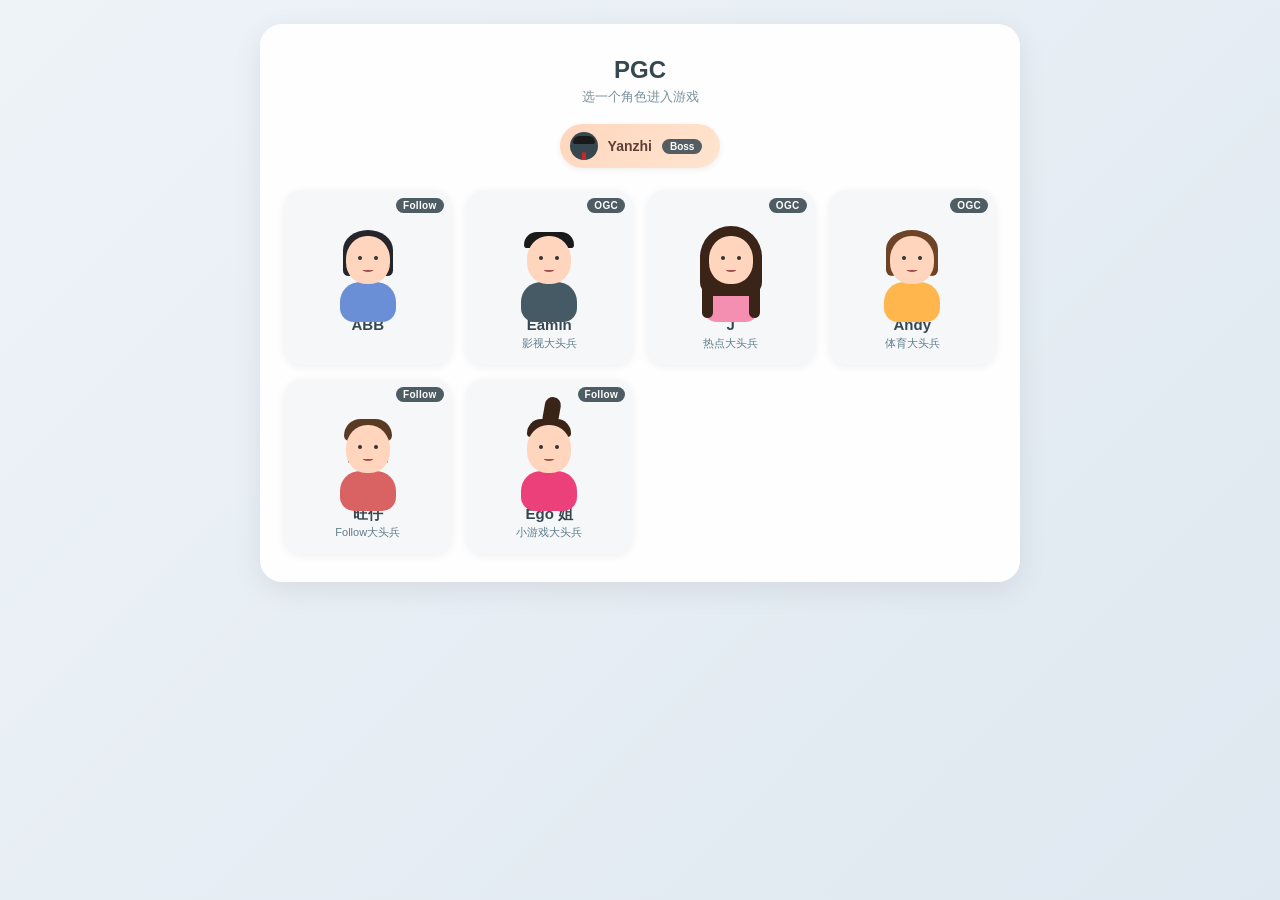
<file: index.html>
<!DOCTYPE html>
<html lang="zh">
  <head>
    <meta charset="UTF-8" />
    <meta name="viewport" content="width=device-width, initial-scale=1.0" />
    <title>PGC · 角色选择</title>
    <style>
      * {
        box-sizing: border-box;
      }

      body {
        margin: 0;
        padding: 24px;
        min-height: 100vh;
        background: linear-gradient(135deg, #eef3f8, #dfe8f0);
        font-family: -apple-system, BlinkMacSystemFont, "PingFang SC",
          "Microsoft YaHei", sans-serif;
        color: #37474f;
      }

      .container {
        max-width: 760px;
        margin: 0 auto;
        background: rgba(255, 255, 255, 0.95);
        border-radius: 22px;
        padding: 32px 24px 28px;
        box-shadow: 0 8px 30px rgba(0, 0, 0, 0.08);
      }

      h1 {
        text-align: center;
        margin: 0 0 4px;
        font-size: 24px;
        color: #37474f;
      }

      .subtitle {
        text-align: center;
        color: #78909c;
        font-size: 13px;
        margin-bottom: 18px;
      }

      /* === Yanzhi 老板条 === */
      .boss {
        display: flex;
        justify-content: center;
        margin-bottom: 22px;
      }

      .boss-card {
        display: inline-flex;
        align-items: center;
        gap: 10px;
        padding: 8px 18px 8px 10px;
        border-radius: 999px;
        background: linear-gradient(135deg, #ffd6bd, #ffe5d0);
        color: #5d4037;
        font-weight: 700;
        font-size: 14px;
        text-decoration: none;
        box-shadow: 0 2px 6px rgba(0, 0, 0, 0.06);
        transition: transform 0.2s, box-shadow 0.2s;
        cursor: pointer;
      }

      .boss-card:hover {
        transform: translateY(-2px);
        box-shadow: 0 6px 14px rgba(0, 0, 0, 0.12);
      }

      .boss-card .avatar {
        width: 28px;
        height: 28px;
        border-radius: 50%;
        position: relative;
        overflow: hidden;
        background: #37474f;
      }

      .boss-card .avatar::before {
        content: "";
        position: absolute;
        width: 22px;
        height: 8px;
        background: #1a1a1a;
        border-radius: 11px 11px 3px 3px;
        top: 4px;
        left: 50%;
        transform: translateX(-50%);
      }

      .boss-card .avatar::after {
        content: "";
        position: absolute;
        width: 4px;
        height: 10px;
        background: #c62828;
        border-radius: 2px;
        bottom: -2px;
        left: 50%;
        transform: translateX(-50%);
      }

      .boss-card .badge {
        background: rgba(55, 71, 79, 0.85);
        color: #fff;
        font-size: 10px;
        font-weight: 600;
        padding: 2px 8px;
        border-radius: 999px;
      }

      /* === 角色网格 === */
      .chars {
        display: grid;
        grid-template-columns: repeat(auto-fit, minmax(150px, 1fr));
        gap: 14px;
        max-width: 720px;
        margin: 0 auto;
      }

      .char-card {
        position: relative;
        display: flex;
        flex-direction: column;
        align-items: center;
        padding: 16px 10px 14px;
        border-radius: 18px;
        background: #f5f7f9;
        text-decoration: none;
        color: #37474f;
        box-shadow: 0 2px 8px rgba(0, 0, 0, 0.06);
        transition: transform 0.2s, box-shadow 0.2s, background 0.2s;
        cursor: pointer;
        -webkit-tap-highlight-color: transparent;
      }

      .char-card:hover {
        transform: translateY(-3px);
        box-shadow: 0 8px 18px rgba(0, 0, 0, 0.12);
        background: #ffffff;
      }

      .char-card:active {
        transform: translateY(-1px) scale(0.98);
      }

      .team-tag {
        position: absolute;
        top: 8px;
        right: 8px;
        background: rgba(55, 71, 79, 0.88);
        color: #fff;
        font-size: 10px;
        font-weight: 700;
        padding: 2px 7px;
        border-radius: 999px;
        letter-spacing: 0.3px;
      }

      .char-svg {
        width: 80px;
        height: 96px;
        margin: 6px auto 8px;
        position: relative;
      }

      .char-name {
        font-size: 15px;
        font-weight: 700;
        line-height: 1.2;
      }

      .char-role {
        font-size: 11px;
        color: #607d8b;
        font-weight: 500;
        margin-top: 2px;
        min-height: 14px;
      }

      /* === Mini 角色（与原版同款 div 拼法） === */
      .mini {
        position: absolute;
        inset: 0;
      }

      .mini .m-hair {
        position: absolute;
        z-index: 3;
      }
      .mini .m-face {
        position: absolute;
        width: 44px;
        height: 48px;
        background: #ffd6bd;
        border-radius: 48% 48% 45% 45%;
        left: 50%;
        top: 24px;
        transform: translateX(-50%);
        z-index: 4;
      }
      .mini .m-eye {
        position: absolute;
        width: 4px;
        height: 4px;
        background: #333;
        border-radius: 50%;
        top: 44px;
        z-index: 5;
      }
      .mini .m-eye.left {
        left: calc(50% - 10px);
      }
      .mini .m-eye.right {
        right: calc(50% - 10px);
      }
      .mini .m-mouth {
        position: absolute;
        width: 11px;
        height: 5px;
        border-bottom: 2px solid #a34c4c;
        border-radius: 0 0 50% 50%;
        left: 50%;
        top: 55px;
        transform: translateX(-50%);
        z-index: 5;
      }
      .mini .m-body {
        position: absolute;
        width: 56px;
        height: 40px;
        border-radius: 20px 20px 14px 14px;
        left: 50%;
        top: 70px;
        transform: translateX(-50%);
        z-index: 2;
      }

      /* ABB */
      .mini.abb .m-hair {
        width: 50px;
        height: 40px;
        background: #25252b;
        border-radius: 50% 50% 14px 14px;
        top: 18px;
        left: 50%;
        transform: translateX(-50%);
      }
      .mini.abb .m-hair::before,
      .mini.abb .m-hair::after {
        content: "";
        position: absolute;
        width: 11px;
        height: 20px;
        background: #25252b;
        bottom: -6px;
        border-radius: 0 0 8px 8px;
      }
      .mini.abb .m-hair::before {
        left: 0;
      }
      .mini.abb .m-hair::after {
        right: 0;
      }
      .mini.abb .m-body {
        background: #6b8fd6;
      }

      /* Eamin */
      .mini.eamin .m-hair {
        width: 50px;
        height: 16px;
        background: #1a1a1a;
        border-radius: 25px 25px 6px 6px;
        top: 20px;
        left: 50%;
        transform: translateX(-50%);
      }
      .mini.eamin .m-body {
        background: #455a64;
      }

      /* J */
      .mini.j .m-hair {
        width: 62px;
        height: 70px;
        background: #3a2418;
        border-radius: 31px 31px 14px 14px;
        top: 14px;
        left: 50%;
        transform: translateX(-50%);
      }
      .mini.j .m-hair::before,
      .mini.j .m-hair::after {
        content: "";
        position: absolute;
        width: 11px;
        height: 38px;
        background: #3a2418;
        bottom: -22px;
        border-radius: 0 0 10px 10px;
      }
      .mini.j .m-hair::before {
        left: 2px;
      }
      .mini.j .m-hair::after {
        right: 2px;
      }
      .mini.j .m-body {
        background: #f48fb1;
      }

      /* Andy */
      .mini.andy .m-hair {
        width: 52px;
        height: 38px;
        background: #6e4426;
        border-radius: 50% 50% 14px 14px;
        top: 18px;
        left: 50%;
        transform: translateX(-50%);
      }
      .mini.andy .m-hair::before,
      .mini.andy .m-hair::after {
        content: "";
        position: absolute;
        width: 12px;
        height: 22px;
        background: #6e4426;
        bottom: -8px;
        border-radius: 0 0 8px 8px;
      }
      .mini.andy .m-hair::before {
        left: 0;
      }
      .mini.andy .m-hair::after {
        right: 0;
      }
      .mini.andy .m-body {
        background: #ffb74d;
      }

      /* 旺仔（Follow大头兵）*/
      .mini.wangzai .m-hair {
        width: 48px;
        height: 22px;
        background: #5a3a22;
        border-radius: 24px 24px 8px 8px;
        top: 18px;
        left: 50%;
        transform: translateX(-50%);
        z-index: 3;
      }
      .mini.wangzai .m-hair::before {
        content: "";
        position: absolute;
        width: 4px;
        height: 22px;
        background: #5a3a22;
        bottom: -22px;
        left: 4px;
        border-radius: 0 0 4px 4px;
        z-index: 3;
      }
      .mini.wangzai .m-hair::after {
        content: "";
        position: absolute;
        width: 4px;
        height: 22px;
        background: #5a3a22;
        bottom: -22px;
        right: 4px;
        border-radius: 0 0 4px 4px;
        z-index: 3;
      }
      .mini.wangzai .m-body {
        background: #d96363;
      }

      /* Yanzhi（中年男人）*/
      .mini.yanzhi .m-hair {
        width: 50px;
        height: 12px;
        background: #1a1a1a;
        border-radius: 25px 25px 4px 4px;
        top: 20px;
        left: 50%;
        transform: translateX(-50%);
      }
      .mini.yanzhi .m-hair::before {
        content: "";
        position: absolute;
        width: 32px;
        height: 4px;
        background: #5a5a5a;
        border-radius: 2px;
        top: 0;
        left: 50%;
        transform: translateX(-50%);
      }
      .mini.yanzhi .m-body {
        background: #37474f;
        width: 60px;
        height: 42px;
      }
      .mini.yanzhi .m-body::before {
        content: "";
        position: absolute;
        width: 5px;
        height: 16px;
        background: #c62828;
        border-radius: 2px;
        top: 0;
        left: 50%;
        transform: translateX(-50%);
      }

      /* Ego 姐（年轻马尾女生）*/
      .mini.ego .m-hair {
        width: 44px;
        height: 18px;
        background: #3a2418;
        border-radius: 22px 22px 6px 6px;
        top: 18px;
        left: 50%;
        transform: translateX(-50%);
      }
      .mini.ego .m-hair::before {
        content: "";
        position: absolute;
        width: 16px;
        height: 26px;
        background: #3a2418;
        border-radius: 8px 8px 4px 4px;
        top: -22px;
        left: 56%;
        transform: translateX(-50%) rotate(10deg);
      }
      .mini.ego .m-body {
        background: #ec407a;
      }

      /* === 移动端 === */
      @media (max-width: 480px) {
        body {
          padding: 14px;
        }
        .container {
          padding: 22px 16px 20px;
        }
        h1 {
          font-size: 22px;
        }
        .chars {
          grid-template-columns: repeat(2, 1fr);
          gap: 10px;
        }
        .char-card {
          padding: 14px 6px 12px;
        }
        .char-svg {
          width: 70px;
          height: 86px;
        }
        .char-name {
          font-size: 14px;
        }
        .team-tag {
          font-size: 9px;
          padding: 2px 6px;
        }
      }
    </style>
  </head>
  <body>
    <div class="container">
      <h1>PGC</h1>
      <div class="subtitle">选一个角色进入游戏</div>

      <div class="boss">
        <a class="boss-card" href="Follow/yanzhi.html">
          <span class="avatar"></span>
          Yanzhi
          <span class="badge">Boss</span>
        </a>
      </div>

      <div class="chars">
        <!-- ABB → Follow -->
        <a class="char-card" href="Follow/test.html">
          <span class="team-tag">Follow</span>
          <div class="char-svg">
            <div class="mini abb">
              <div class="m-hair"></div>
              <div class="m-face"></div>
              <div class="m-eye left"></div>
              <div class="m-eye right"></div>
              <div class="m-mouth"></div>
              <div class="m-body"></div>
            </div>
          </div>
          <div class="char-name">ABB</div>
          <div class="char-role">&nbsp;</div>
        </a>

        <!-- Eamin → OGC -->
        <a class="char-card" href="OGC/index.html">
          <span class="team-tag">OGC</span>
          <div class="char-svg">
            <div class="mini eamin">
              <div class="m-hair"></div>
              <div class="m-face"></div>
              <div class="m-eye left"></div>
              <div class="m-eye right"></div>
              <div class="m-mouth"></div>
              <div class="m-body"></div>
            </div>
          </div>
          <div class="char-name">Eamin</div>
          <div class="char-role">影视大头兵</div>
        </a>

        <!-- J → OGC -->
        <a class="char-card" href="OGC/index.html">
          <span class="team-tag">OGC</span>
          <div class="char-svg">
            <div class="mini j">
              <div class="m-hair"></div>
              <div class="m-face"></div>
              <div class="m-eye left"></div>
              <div class="m-eye right"></div>
              <div class="m-mouth"></div>
              <div class="m-body"></div>
            </div>
          </div>
          <div class="char-name">J</div>
          <div class="char-role">热点大头兵</div>
        </a>

        <!-- Andy → OGC -->
        <a class="char-card" href="OGC/index.html">
          <span class="team-tag">OGC</span>
          <div class="char-svg">
            <div class="mini andy">
              <div class="m-hair"></div>
              <div class="m-face"></div>
              <div class="m-eye left"></div>
              <div class="m-eye right"></div>
              <div class="m-mouth"></div>
              <div class="m-body"></div>
            </div>
          </div>
          <div class="char-name">Andy</div>
          <div class="char-role">体育大头兵</div>
        </a>

        <!-- 旺仔 → Follow 号外小游戏 -->
        <a class="char-card" href="Follow/wangzai.html">
          <span class="team-tag">Follow</span>
          <div class="char-svg">
            <div class="mini wangzai">
              <div class="m-hair"></div>
              <div class="m-face"></div>
              <div class="m-eye left"></div>
              <div class="m-eye right"></div>
              <div class="m-mouth"></div>
              <div class="m-body"></div>
            </div>
          </div>
          <div class="char-name">旺仔</div>
          <div class="char-role">Follow大头兵</div>
        </a>

        <!-- Ego 姐 → Follow 小游戏 -->
        <a class="char-card" href="Follow/ego.html">
          <span class="team-tag">Follow</span>
          <div class="char-svg">
            <div class="mini ego">
              <div class="m-hair"></div>
              <div class="m-face"></div>
              <div class="m-eye left"></div>
              <div class="m-eye right"></div>
              <div class="m-mouth"></div>
              <div class="m-body"></div>
            </div>
          </div>
          <div class="char-name">Ego 姐</div>
          <div class="char-role">小游戏大头兵</div>
        </a>
      </div>
    </div>
  </body>
</html>
</file>
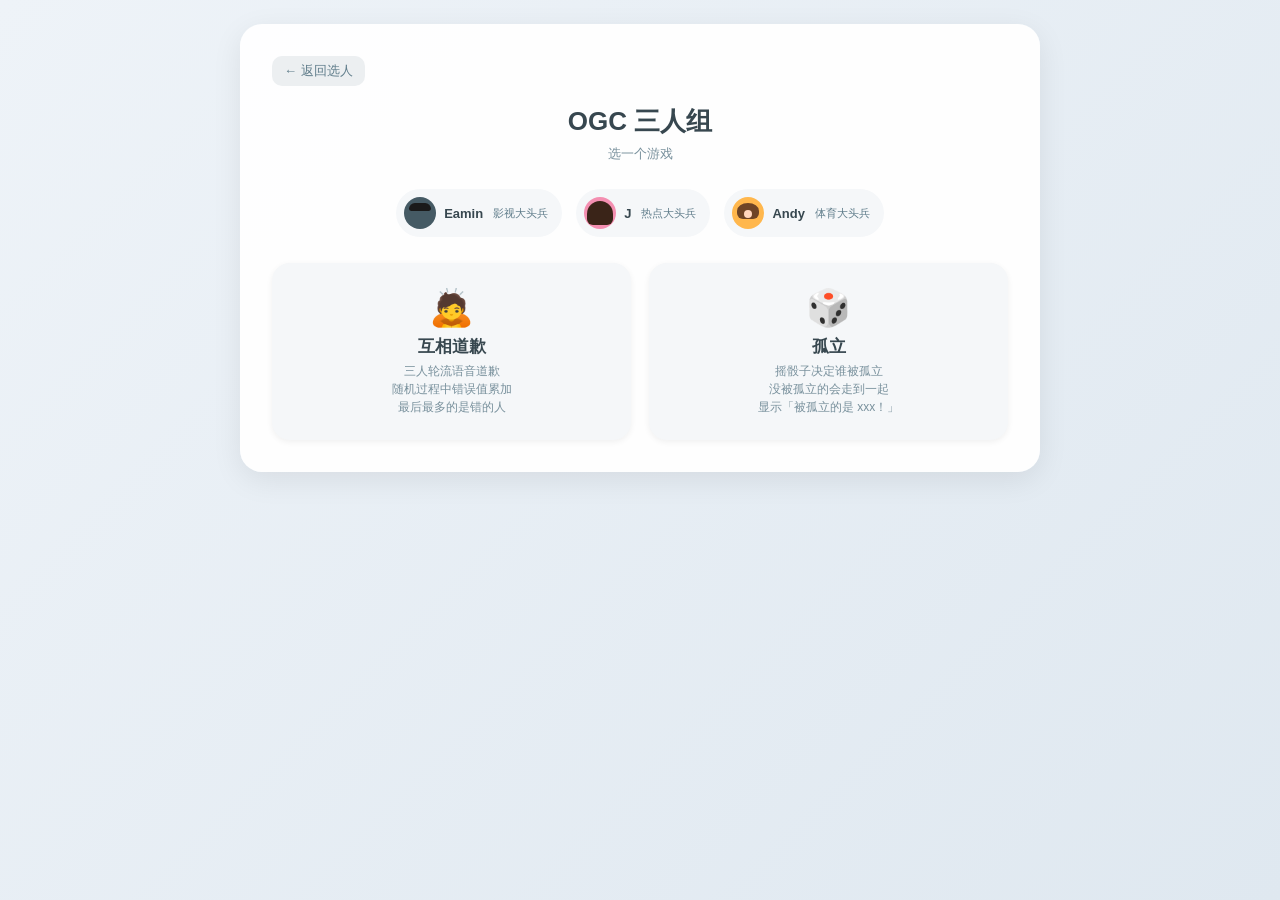
<file: OGC/index.html>
<!DOCTYPE html>
<html lang="zh">
  <head>
    <meta charset="UTF-8" />
    <meta name="viewport" content="width=device-width, initial-scale=1.0" />
    <title>OGC · 游戏选择</title>
    <style>
      * {
        box-sizing: border-box;
      }

      body {
        margin: 0;
        padding: 24px;
        min-height: 100vh;
        background: linear-gradient(135deg, #eef3f8, #dfe8f0);
        font-family: -apple-system, BlinkMacSystemFont, "PingFang SC",
          "Microsoft YaHei", sans-serif;
        color: #37474f;
      }

      .container {
        max-width: 800px;
        margin: 0 auto;
        background: rgba(255, 255, 255, 0.95);
        border-radius: 22px;
        padding: 32px;
        box-shadow: 0 8px 30px rgba(0, 0, 0, 0.08);
      }

      .topbar {
        display: flex;
        justify-content: space-between;
        align-items: center;
        margin-bottom: 18px;
      }

      .back {
        text-decoration: none;
        color: #607d8b;
        font-size: 13px;
        padding: 6px 12px;
        border-radius: 10px;
        background: #eceff1;
        transition: background 0.15s;
      }
      .back:hover {
        background: #cfd8dc;
      }

      h1 {
        text-align: center;
        margin: 0 0 6px;
        font-size: 26px;
        color: #37474f;
      }

      .subtitle {
        text-align: center;
        color: #78909c;
        font-size: 13px;
        margin-bottom: 26px;
      }

      .members {
        display: flex;
        justify-content: center;
        gap: 14px;
        margin-bottom: 26px;
      }

      .member {
        display: flex;
        align-items: center;
        gap: 8px;
        padding: 8px 14px 8px 8px;
        background: #f5f7f9;
        border-radius: 28px;
        font-size: 13px;
        font-weight: 600;
      }

      .member .avatar {
        width: 32px;
        height: 32px;
        border-radius: 50%;
        position: relative;
        overflow: hidden;
      }

      .member .role {
        font-size: 11px;
        color: #607d8b;
        font-weight: 500;
        margin-left: 2px;
      }

      .games {
        display: grid;
        grid-template-columns: 1fr 1fr;
        gap: 18px;
      }

      .game-tile {
        background: #f5f7f9;
        border-radius: 18px;
        padding: 24px 18px;
        text-align: center;
        text-decoration: none;
        color: #37474f;
        font-weight: 600;
        box-shadow: 0 2px 6px rgba(0, 0, 0, 0.06);
        transition: transform 0.2s, box-shadow 0.2s;
        cursor: pointer;
      }

      .game-tile:hover {
        transform: translateY(-3px);
        box-shadow: 0 6px 16px rgba(0, 0, 0, 0.14);
      }

      .game-tile .icon {
        font-size: 36px;
        margin-bottom: 6px;
      }

      .game-tile .title {
        font-size: 17px;
        margin-bottom: 4px;
      }

      .game-tile .desc {
        font-size: 12px;
        color: #78909c;
        font-weight: 400;
        line-height: 1.5;
      }

      /* mini avatar 复用 index.html 的配色 */
      .av-eamin {
        background: #455a64;
      }
      .av-eamin::after {
        content: "";
        position: absolute;
        width: 22px;
        height: 8px;
        background: #1a1a1a;
        border-radius: 11px 11px 4px 4px;
        top: 6px;
        left: 50%;
        transform: translateX(-50%);
      }

      .av-j {
        background: #f48fb1;
      }
      .av-j::after {
        content: "";
        position: absolute;
        width: 26px;
        height: 24px;
        background: #3a2418;
        border-radius: 13px 13px 6px 6px;
        top: 4px;
        left: 50%;
        transform: translateX(-50%);
      }

      .av-andy {
        background: #ffb74d;
      }
      .av-andy::after {
        content: "";
        position: absolute;
        width: 22px;
        height: 16px;
        background: #6e4426;
        border-radius: 50% 50% 6px 6px;
        top: 6px;
        left: 50%;
        transform: translateX(-50%);
      }

      .av-andy::before {
        content: "";
        position: absolute;
        width: 8px;
        height: 8px;
        background: #ffd6bd;
        border-radius: 50%;
        top: 13px;
        left: 50%;
        transform: translateX(-50%);
        z-index: 1;
      }

      @media (max-width: 600px) {
        body {
          padding: 12px;
        }
        .container {
          padding: 18px;
        }
        h1 {
          font-size: 20px;
        }
        .games {
          grid-template-columns: 1fr;
        }
      }
    </style>
  </head>
  <body>
    <div class="container">
      <div class="topbar">
        <a class="back" href="../index.html">← 返回选人</a>
        <span></span>
      </div>

      <h1>OGC 三人组</h1>
      <div class="subtitle">选一个游戏</div>

      <div class="members">
        <div class="member"><span class="avatar av-eamin"></span>Eamin <span class="role">影视大头兵</span></div>
        <div class="member"><span class="avatar av-j"></span>J <span class="role">热点大头兵</span></div>
        <div class="member"><span class="avatar av-andy"></span>Andy <span class="role">体育大头兵</span></div>
      </div>

      <div class="games">
        <a class="game-tile" href="apology.html">
          <div class="icon">🙇</div>
          <div class="title">互相道歉</div>
          <div class="desc">
            三人轮流语音道歉<br />随机过程中错误值累加<br />最后最多的是错的人
          </div>
        </a>
        <a class="game-tile" href="isolation.html">
          <div class="icon">🎲</div>
          <div class="title">孤立</div>
          <div class="desc">
            摇骰子决定谁被孤立<br />没被孤立的会走到一起<br />显示「被孤立的是 xxx！」
          </div>
        </a>
      </div>
    </div>
  </body>
</html>
</file>
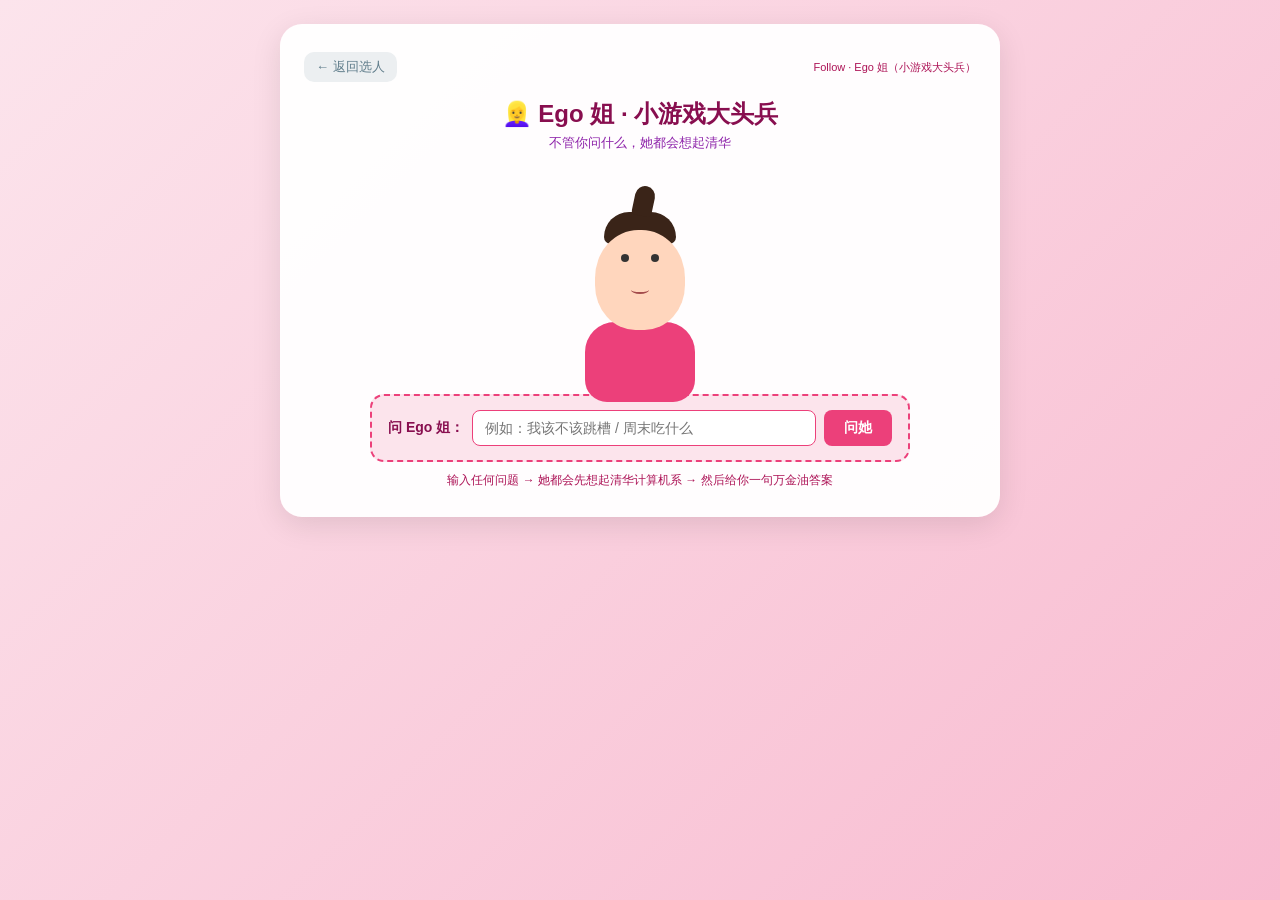
<file: Follow/ego.html>
<!DOCTYPE html>
<html lang="zh-CN">
  <head>
    <meta charset="UTF-8" />
    <meta name="viewport" content="width=device-width, initial-scale=1.0" />
    <title>Ego 姐 · 小游戏大头兵</title>
    <style>
      * {
        box-sizing: border-box;
      }

      body {
        margin: 0;
        padding: 24px;
        min-height: 100vh;
        background: linear-gradient(135deg, #fce4ec, #f8bbd0);
        font-family: -apple-system, BlinkMacSystemFont, "PingFang SC",
          "Microsoft YaHei", sans-serif;
        color: #4a148c;
      }

      .container {
        max-width: 720px;
        margin: 0 auto;
        background: rgba(255, 255, 255, 0.96);
        border-radius: 22px;
        padding: 28px 24px;
        box-shadow: 0 8px 30px rgba(0, 0, 0, 0.1);
      }

      .topbar {
        display: flex;
        justify-content: space-between;
        align-items: center;
        margin-bottom: 16px;
      }

      .back {
        text-decoration: none;
        color: #607d8b;
        font-size: 13px;
        padding: 6px 12px;
        border-radius: 10px;
        background: #eceff1;
        transition: background 0.15s;
      }
      .back:hover {
        background: #cfd8dc;
      }

      h1 {
        text-align: center;
        margin: 0 0 4px;
        font-size: 24px;
        color: #880e4f;
      }

      .subtitle {
        text-align: center;
        color: #8e24aa;
        font-size: 13px;
        margin-bottom: 20px;
      }

      /* === 舞台 === */
      .stage {
        position: relative;
        display: flex;
        justify-content: center;
        align-items: flex-end;
        padding: 12px 0 8px;
        min-height: 210px;
      }

      .ego-char {
        position: relative;
        width: 110px;
        height: 180px;
      }

      .ego-char .hair {
        position: absolute;
        width: 72px;
        height: 32px;
        background: #3a2418;
        border-radius: 36px 36px 10px 10px;
        top: 18px;
        left: 19px;
        z-index: 3;
      }
      /* 高马尾的发髻 */
      .ego-char .hair::before {
        content: "";
        position: absolute;
        width: 20px;
        height: 30px;
        background: #3a2418;
        border-radius: 10px 10px 4px 4px;
        top: -26px;
        left: 56%;
        transform: translateX(-50%) rotate(12deg);
      }

      .ego-char .face {
        position: absolute;
        width: 90px;
        height: 100px;
        background: #ffd6bd;
        border-radius: 48% 48% 45% 45%;
        left: 10px;
        top: 36px;
        z-index: 4;
      }

      .ego-char .eye {
        position: absolute;
        width: 8px;
        height: 8px;
        background: #333;
        border-radius: 50%;
        top: 24px;
        z-index: 5;
      }
      .ego-char .eye.left { left: 26px; }
      .ego-char .eye.right { right: 26px; }

      .ego-char .mouth {
        position: absolute;
        width: 18px;
        height: 8px;
        border-bottom: 2px solid #a34c4c;
        border-radius: 0 0 50% 50%;
        left: 50%;
        top: 56px;
        transform: translateX(-50%);
        z-index: 5;
      }

      .ego-char .body {
        position: absolute;
        width: 110px;
        height: 80px;
        background: #ec407a;
        border-radius: 30px 30px 22px 22px;
        left: 50%;
        top: 128px;
        transform: translateX(-50%);
        z-index: 2;
      }

      /* === 输入区 === */
      .input-section {
        display: flex;
        gap: 8px;
        align-items: center;
        margin: 12px auto 0;
        max-width: 540px;
        padding: 14px 16px;
        background: #fce4ec;
        border-radius: 14px;
        border: 2px dashed #ec407a;
      }

      .input-section label {
        font-size: 14px;
        font-weight: 700;
        color: #880e4f;
        white-space: nowrap;
      }

      .input-section input {
        flex: 1;
        padding: 9px 12px;
        font-size: 14px;
        border: 1px solid #f48fb1;
        border-radius: 8px;
        outline: none;
        background: #fff;
        transition: border-color 0.15s;
      }
      .input-section input:focus {
        border-color: #ec407a;
      }
      .input-section input:disabled {
        background: #f5f5f5;
        color: #90a4ae;
      }

      .input-section button {
        padding: 9px 20px;
        font-size: 14px;
        font-weight: 700;
        color: #fff;
        background: #ec407a;
        border: none;
        border-radius: 8px;
        cursor: pointer;
        transition: background 0.15s, transform 0.1s;
      }
      .input-section button:hover:not(:disabled) {
        background: #c2185b;
      }
      .input-section button:active:not(:disabled) {
        transform: scale(0.95);
      }
      .input-section button:disabled {
        background: #f48fb1;
        cursor: not-allowed;
      }

      .hint {
        text-align: center;
        color: #ad1457;
        font-size: 12px;
        margin-top: 10px;
      }

      /* === 通话面板 === */
      .call-panel {
        margin-top: 22px;
        background: #fafafa;
        border-radius: 14px;
        padding: 16px;
        display: none;
      }
      .call-panel.show {
        display: block;
      }

      .call-meta {
        display: flex;
        align-items: center;
        gap: 10px;
        padding-bottom: 12px;
        border-bottom: 1px dashed #f8bbd0;
        margin-bottom: 12px;
        font-size: 12px;
        color: #ad1457;
      }
      .call-meta .dot {
        width: 10px;
        height: 10px;
        border-radius: 50%;
        background: #ec407a;
        animation: pulse-dot 1.5s ease-in-out infinite;
      }
      @keyframes pulse-dot {
        0%, 100% { opacity: 1; }
        50% { opacity: 0.4; }
      }

      .call-actions {
        margin-left: auto;
        display: flex;
        gap: 6px;
      }
      .call-actions button {
        padding: 5px 12px;
        font-size: 12px;
        font-weight: 700;
        border: none;
        border-radius: 8px;
        cursor: pointer;
        background: #fce4ec;
        color: #880e4f;
        transition: background 0.15s;
      }
      .call-actions button:hover {
        background: #f8bbd0;
      }

      /* === 对话日志 === */
      .call-log {
        max-height: 320px;
        overflow-y: auto;
        padding-right: 4px;
      }
      .call-log::-webkit-scrollbar {
        width: 6px;
      }
      .call-log::-webkit-scrollbar-thumb {
        background: #f8bbd0;
        border-radius: 3px;
      }

      .bubble-row {
        display: flex;
        margin-bottom: 10px;
        align-items: flex-start;
        gap: 8px;
      }

      .bubble-row .avatar {
        width: 28px;
        height: 28px;
        border-radius: 50%;
        background: #ec407a;
        flex-shrink: 0;
        position: relative;
        overflow: hidden;
      }
      .bubble-row .avatar::before {
        content: "";
        position: absolute;
        width: 20px;
        height: 8px;
        background: #3a2418;
        border-radius: 10px 10px 2px 2px;
        top: 4px;
        left: 50%;
        transform: translateX(-50%);
      }
      .bubble-row .avatar::after {
        content: "";
        position: absolute;
        width: 6px;
        height: 10px;
        background: #3a2418;
        border-radius: 2px;
        top: -3px;
        right: 6px;
        transform: rotate(15deg);
      }

      .bubble {
        background: #fce4ec;
        border: 1px solid #ec407a;
        border-radius: 12px;
        padding: 10px 14px;
        font-size: 14px;
        line-height: 1.6;
        color: #4a148c;
        max-width: calc(100% - 50px);
      }

      .bubble.signature {
        font-weight: 700;
        background: #f8bbd0;
        color: #880e4f;
      }

      .bubble.signature .seg {
        display: inline;
      }

      .bubble.signature .seg.special {
        font-weight: 800;
        color: #ad1457;
      }

      .user-q {
        font-size: 12px;
        color: #8e24aa;
        text-align: center;
        margin: 4px 0 12px;
        font-style: italic;
      }
      .user-q::before {
        content: "❝ ";
      }
      .user-q::after {
        content: " ❞";
      }

      @media (max-width: 600px) {
        body { padding: 14px; }
        .container { padding: 22px 14px; }
        h1 { font-size: 20px; }
        .input-section {
          flex-wrap: wrap;
        }
        .input-section input {
          flex: 1 1 100%;
          order: 2;
        }
        .input-section button {
          order: 3;
          flex: 1;
        }
      }
    </style>
  </head>
  <body>
    <div class="container">
      <div class="topbar">
        <a class="back" href="../index.html">← 返回选人</a>
        <span style="font-size:11px;color:#ad1457">Follow · Ego 姐（小游戏大头兵）</span>
      </div>

      <h1>👱‍♀️ Ego 姐 · 小游戏大头兵</h1>
      <div class="subtitle">不管你问什么，她都会想起清华</div>

      <div class="stage">
        <div class="ego-char">
          <div class="hair"></div>
          <div class="face">
            <div class="eye left"></div>
            <div class="eye right"></div>
            <div class="mouth"></div>
          </div>
          <div class="body"></div>
        </div>
      </div>

      <div class="input-section">
        <label for="questionInput">问 Ego 姐：</label>
        <input
          id="questionInput"
          type="text"
          placeholder="例如：我该不该跳槽 / 周末吃什么"
          maxlength="40"
        />
        <button id="askBtn" type="button">问她</button>
      </div>
      <div class="hint">输入任何问题 → 她都会先想起清华计算机系 → 然后给你一句万金油答案</div>

      <div id="callPanel" class="call-panel">
        <div class="call-meta">
          <span class="dot"></span>
          <span>Ego 姐 在说</span>
          <div class="call-actions">
            <button id="skipBtn" type="button">跳过朗读</button>
          </div>
        </div>
        <div id="callLog" class="call-log"></div>
      </div>
    </div>

    <script src="../assets/voices.js"></script>
    <script>
      // === Ego 的万金油答案库 ===
      const UNIVERSAL_ANSWERS = [
        "其实啊，关键是要找到内心的平静。",
        "心态决定一切，我以前也这么纠结过。",
        "从哲学的角度来看，这其实是一个伪命题。",
        "我觉得吧，凡事要学会放下。",
        "人生就是一场修行，不用太纠结。",
        "结果不重要，过程才是最重要的。",
        "换个角度想，其实也没什么大不了的。",
        "但行好事，莫问前程。",
        "记住，凡事都有两面性。",
        "这事儿没那么复杂，你想太多了。",
        "你问得很好，但答案需要你自己去寻找。",
        "我清华的同学也问过我类似的问题。",
        "在清华读书的时候，我也思考过这个问题。",
        "关键是不要想太多，想多了就累。",
        "有时候啊，换个角度想就好了。",
        "其实啊，我清华的老师也说过类似的话。",
        "我觉得吧，这件事就看你怎么想。",
        "你问的这个问题，我当年也问过我的导师。",
        "在清华计算机系，我们管这叫 debug 人生。",
        "我跟你说啊，人生就是写代码，bug 总会有的。",
        "心态好，一切都好。我清华的时候就明白了这个道理。",
        "其实这件事，跟写递归一样，先有个终止条件就好办了。",
        "你想啊，人生就是个大数组，你是其中一格。",
        "要我说啊，这个问题就是个 null pointer，没什么好纠结的。",
        "嗯……让我想想。我清华读书的时候也遇到过类似的情况。",
      ];

      // === Ego 的招牌句（分句版，用于特殊语速/音调） ===
      const SIGNATURE_SEGMENTS = [
        { text: "这让我想起了我在清华大学", cls: "seg", rate: 1.0, pitch: 1.4 },
        { text: "计", cls: "seg special", rate: 0.5, pitch: 1.6 },
        { text: "算", cls: "seg special", rate: 0.5, pitch: 1.8 },
        { text: "机", cls: "seg special", rate: 0.5, pitch: 2.0 },
        { text: "系", cls: "seg special", rate: 0.5, pitch: 2.0 },
        { text: "读书的时候", cls: "seg", rate: 1.0, pitch: 1.4 },
      ];

      const questionInput = document.getElementById("questionInput");
      const askBtn = document.getElementById("askBtn");
      const callPanel = document.getElementById("callPanel");
      const callLog = document.getElementById("callLog");
      const skipBtn = document.getElementById("skipBtn");

      let busy = false;

      function appendBubble(text, opts = {}) {
        const row = document.createElement("div");
        row.className = "bubble-row ego";

        const av = document.createElement("div");
        av.className = "avatar";

        const b = document.createElement("div");
        if (opts.segments) {
          b.className = "bubble signature";
          opts.segments.forEach((s) => {
            const sp = document.createElement("span");
            sp.className = s.cls;
            sp.textContent = s.text;
            b.appendChild(sp);
          });
        } else {
          b.className = "bubble" + (opts.cls ? " " + opts.cls : "");
          b.textContent = text;
        }

        row.appendChild(av);
        row.appendChild(b);
        callLog.appendChild(row);
        callLog.scrollTop = callLog.scrollHeight;
      }

      function appendUserQ(text) {
        const q = document.createElement("div");
        q.className = "user-q";
        q.textContent = text;
        callLog.appendChild(q);
        callLog.scrollTop = callLog.scrollHeight;
      }

      function ask() {
        if (busy) return;
        const question = String(questionInput.value || "").trim();
        if (!question) {
          questionInput.focus();
          questionInput.placeholder = "问题不能为空哦";
          return;
        }

        busy = true;
        askBtn.disabled = true;
        questionInput.disabled = true;
        callLog.innerHTML = "";
        callPanel.classList.add("show");

        if (window.OGCVoice) window.OGCVoice.clearSpeech();

        // 1) 用户问题
        appendUserQ(question);

        // 2) Ego 招牌句 + 朗读（分段）
        appendBubble(null, { segments: SIGNATURE_SEGMENTS });
        if (window.OGCVoice) {
          SIGNATURE_SEGMENTS.forEach((seg) => {
            window.OGCVoice.queueSpeak(seg.text, "ego", {
              rate: seg.rate,
              pitch: seg.pitch,
            });
          });
        }

        // 3) 等招牌句说完，给万金油答案
        const sigMs = SIGNATURE_SEGMENTS.reduce((sum, s) => {
          return sum + Math.max(400, Math.round((s.text.length * 280) / s.rate) + 200);
        }, 300);

        setTimeout(() => {
          const ans =
            UNIVERSAL_ANSWERS[Math.floor(Math.random() * UNIVERSAL_ANSWERS.length)];
          appendBubble(ans);
          if (window.OGCVoice) {
            window.OGCVoice.queueSpeak(ans, "ego");
          }
        }, sigMs);

        // 兜底恢复
        const ansMs = 1500;
        const totalMs = sigMs + ansMs + 800;
        setTimeout(() => {
          busy = false;
          askBtn.disabled = false;
          questionInput.disabled = false;
          questionInput.value = "";
          questionInput.focus();
        }, totalMs);
      }

      askBtn.addEventListener("click", ask);
      questionInput.addEventListener("keydown", (e) => {
        if (e.key === "Enter") {
          e.preventDefault();
          ask();
        }
      });

      skipBtn.addEventListener("click", () => {
        if (window.OGCVoice) {
          window.OGCVoice.clearSpeech();
        }
        busy = false;
        askBtn.disabled = false;
        questionInput.disabled = false;
        questionInput.value = "";
        questionInput.focus();
      });

      questionInput.focus();
    </script>
  </body>
</html>
</file>
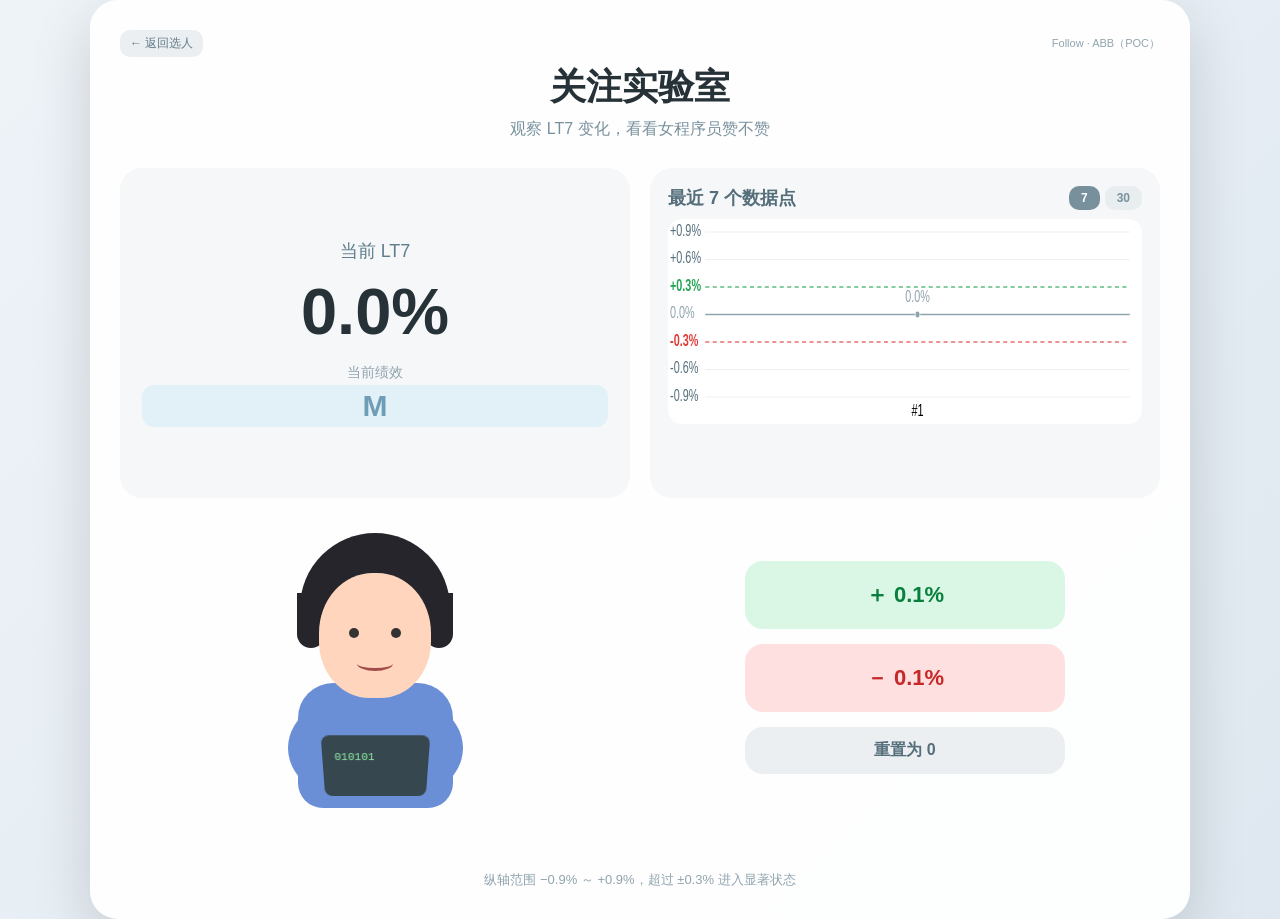
<file: Follow/test.html>
<!doctype html>
<html lang="zh-CN">
  <head>
    <meta charset="UTF-8" />
    <meta name="viewport" content="width=device-width, initial-scale=1.0" />
    <title>关注实验室</title>

    <style>
      * {
        box-sizing: border-box;
      }

      body {
        margin: 0;
        min-height: 100vh;
        display: flex;
        justify-content: center;
        align-items: center;
        font-family: "Microsoft YaHei", sans-serif;
        background: linear-gradient(135deg, #eef3f8, #dfe8f0);
        color: #263238;
      }

      .game {
        width: 1100px;
        max-width: 96vw;
        padding: 30px;
        border-radius: 28px;
        background: rgba(255, 255, 255, 0.95);
        box-shadow: 0 20px 60px rgba(0, 0, 0, 0.15);
      }

      h1 {
        text-align: center;
        margin: 0;
        font-size: 36px;
      }

      .subtitle {
        text-align: center;
        margin: 7px 0 25px;
        color: #78909c;
      }

      /* =====================================================
   第一行：当前LT7 + 最近数据
   使用 .grid-2x2 强制 2x2 布局，
   下面这段 .top-area 留着方便回退。
===================================================== */

      /*
      .top-area {
        width: 100%;
        display: flex;
        flex-direction: row;
        flex-wrap: nowrap;
        align-items: stretch;
        gap: 20px;
      }
      */

      /* 当前 LT7 */

      .lt7-panel {
        flex: 0 0 330px;
        min-width: 330px;

        padding: 22px;
        border-radius: 22px;
        background: #f5f7f9;

        text-align: center;

        display: flex;
        flex-direction: column;
        justify-content: center;
      }

      .lt7-label {
        color: #607d8b;
        font-size: 18px;
        margin-bottom: 5px;
      }

      #lt7Value {
        display: inline-block;

        font-size: 65px;
        font-weight: 800;

        line-height: 1.05;

        padding: 10px 20px;

        border-radius: 18px;

        color: #263238;

        transition:
          color 0.2s,
          background 0.25s,
          transform 0.15s;
      }

      #lt7Value.positive {
        color: #159447;
      }

      #lt7Value.negative {
        color: #d93636;
      }

      #lt7Value.significant-positive {
        color: #0b8f43;
        background: rgba(55, 200, 105, 0.25);
      }

      #lt7Value.significant-negative {
        color: #d62929;
        background: rgba(240, 65, 65, 0.25);
      }

      .bounce {
        transform: scale(1.08);
      }

      /* =====================================================
   当前绩效
===================================================== */

      .performance-title {
        margin-top: 8px;
        font-size: 14px;
        color: #90a4ae;
      }

      #performance {
        margin-top: 3px;

        font-size: 30px;
        font-weight: 800;

        display: inline-block;

        padding: 4px 16px;
        border-radius: 12px;

        transition:
          background 0.2s,
          color 0.2s,
          transform 0.2s;
      }

      /* M系列：淡蓝色 */

      .performance-m {
        color: #6f9db7;
        background: #e2f1f8;
      }

      /* m- */

      .performance-mminus {
        color: #6f9db7;
        background: #e2f1f8;
      }

      /* i：白色 */

      .performance-i {
        color: #b0b5bb;

        background: #ffffff;
        border: 1px solid #e4e9ed;
      }

      /* E：淡黄色 */

      .performance-e {
        color: #9a7b25;
        background: #fff2c7;
      }

      /* =====================================================
   最近数据看板
===================================================== */

      .history-panel {
        flex: 1 1 auto;
        min-width: 0;

        padding: 18px;

        border-radius: 22px;
        background: #f5f7f9;
      }

      .history-header {
        display: flex;
        justify-content: space-between;
        align-items: center;

        margin-bottom: 9px;
      }

      .history-title {
        font-size: 18px;
        font-weight: bold;
        color: #546e7a;
      }

      /* 7 / 30切换 */

      .window-switch {
        display: flex;
        gap: 5px;
      }

      .window-btn {
        border: none;

        padding: 5px 12px;

        border-radius: 10px;

        font-size: 12px;
        font-weight: bold;

        color: #78909c;
        background: #e8edf0;

        cursor: pointer;
      }

      .window-btn.active {
        color: white;
        background: #78909c;
      }

      /* 图表 */

      .chart {
        position: relative;

        width: 100%;
        height: 205px;

        background: white;

        border-radius: 14px;

        overflow: hidden;
      }

      .chart svg {
        width: 100%;
        height: 100%;

        display: block;
      }

      /* =====================================================
   主体：程序员 + 操作按钮
   使用 .grid-2x2 强制 2x2 布局，
   下面这段 .main 留着方便回退。
===================================================== */

      /*
      .main {
        width: 100%;

        display: flex;
        flex-direction: row;
        flex-wrap: nowrap;

        justify-content: center;
        align-items: center;

        gap: 55px;

        margin-top: 28px;
      }
      */      /* =====================================================
   女程序员
===================================================== */

      .character-area {
        flex: 0 0 320px;
        width: 320px;

        text-align: center;
      }

      .character {
        position: relative;

        width: 220px;
        height: 280px;

        margin: auto;
      }

      /* 半圆短发 */

      .hair {
        position: absolute;

        width: 150px;
        height: 115px;

        background: #25252b;

        border-radius: 75px 75px 35px 35px;

        top: 15px;
        left: 35px;

        z-index: 3;
      }

      /* 两侧短发 */

      .hair::before {
        content: "";

        position: absolute;

        width: 28px;
        height: 55px;

        background: #25252b;

        left: -3px;
        bottom: 0;

        border-radius: 0 0 20px 20px;
      }

      .hair::after {
        content: "";

        position: absolute;

        width: 28px;
        height: 55px;

        background: #25252b;

        right: -3px;
        bottom: 0;

        border-radius: 0 0 20px 20px;
      }

      /* 脸 */

      .face {
        position: absolute;

        width: 112px;
        height: 125px;

        background: #ffd6bd;

        border-radius: 48% 48% 45% 45%;

        top: 55px;
        left: 54px;

        z-index: 4;
      }

      /* 眼睛 */

      .eye {
        position: absolute;

        width: 10px;
        height: 10px;

        background: #333;

        border-radius: 50%;

        top: 55px;
      }

      .eye.left {
        left: 30px;
      }

      .eye.right {
        right: 30px;
      }

      /* 默认嘴巴 */

      .mouth {
        position: absolute;

        width: 36px;
        height: 15px;

        left: 38px;
        top: 83px;

        border-bottom: 3px solid #a34c4c;

        border-radius: 0 0 50% 50%;

        transition: all 0.25s ease;
      }

      /* 开心嘴巴 */

      .character.happy .mouth {
        width: 38px;
        height: 20px;

        border-bottom: 4px solid #a34c4c;

        border-radius: 0 0 50% 50%;
      }

      /* 不开心：嘴角向下 */

      .character.sad .mouth {
        width: 38px;
        height: 20px;

        top: 91px;

        border-top: 4px solid #a34c4c;

        border-bottom: none;

        border-radius: 50% 50% 0 0;
      }

      /* 身体 */

      .body {
        position: absolute;

        width: 155px;
        height: 125px;

        background: #6b8fd6;

        border-radius: 35px 35px 25px 25px;

        top: 165px;
        left: 33px;

        z-index: 2;
      }

      /* 微胖 */

      .body::before {
        content: "";

        position: absolute;

        width: 175px;
        height: 120px;

        background: #6b8fd6;

        border-radius: 50%;

        left: -10px;
        top: 5px;

        z-index: -1;
      }

      /* 笔记本 */

      .laptop {
        position: absolute;

        width: 105px;
        height: 62px;

        background: #37474f;

        border-radius: 8px;

        bottom: 0;
        left: 58px;

        z-index: 6;

        transform: perspective(150px) rotateX(-12deg);
      }

      .laptop::before {
        content: "010101";

        color: #8ff0a4;

        font-family: monospace;

        font-size: 11px;

        position: absolute;

        top: 15px;
        left: 12px;
      }

      /* =====================================================
   对话框
===================================================== */

      .speech {
        min-height: 48px;

        margin-top: 8px;

        padding: 11px 20px;

        display: inline-block;

        border-radius: 18px;

        background: #fff3cd;

        color: #654c00;

        font-size: 19px;
        font-weight: bold;

        opacity: 0;

        transform: translateY(8px);

        transition:
          opacity 0.25s,
          transform 0.25s;
      }

      .speech.show {
        opacity: 1;

        transform: translateY(0);
      }

      /* =====================================================
   操作按钮
===================================================== */

      .controls {
        flex: 0 0 250px;

        width: 250px;

        display: flex;
        flex-direction: column;

        gap: 15px;
      }

      button.control-button {
        border: none;

        border-radius: 18px;

        padding: 19px;

        font-size: 22px;
        font-weight: bold;

        cursor: pointer;

        transition:
          transform 0.12s,
          box-shadow 0.12s;
      }

      button.control-button:hover {
        transform: translateY(-2px);
      }

      button.control-button:active {
        transform: scale(0.96);
      }

      .plus {
        background: #d9f7e4;
        color: #087f3d;
      }

      .minus {
        background: #ffe0e0;
        color: #c62828;
      }

      .reset {
        background: #eceff1;
        color: #546e7a;

        font-size: 16px !important;
        padding: 13px !important;
      }

      /* =====================================================
   强制 2x2 布局
   - 两列等宽 (1fr 1fr)
   - 两行，行高按内容自适应
===================================================== */

      .grid-2x2 {
        display: grid;

        grid-template-columns: 1fr 1fr;

        grid-template-rows: auto auto;

        gap: 20px;

        margin-top: 28px;
      }

      .grid-cell {
        display: flex;
        flex-direction: column;

        min-width: 0;
      }

      /*
   单元格内的面板，
   必须 width: 100%，
   否则会撑破单元格。
*/

      .grid-cell > .lt7-panel,
      .grid-cell > .history-panel,
      .grid-cell > .character-area,
      .grid-cell > .controls {
        width: 100%;
      }

      /*
   第二行单元格：
   操作用栅格居中，
   让按钮不会因为列宽变大而跑偏。
*/

      .grid-cell.controls-cell {
        justify-content: center;
        align-items: stretch;
      }

      .grid-cell.controls-cell .controls {
        width: 100%;
        max-width: 320px;
        margin: 0 auto;
      }

      .grid-cell.character-cell {
        align-items: center;
      }

      .grid-cell.character-cell .character-area {
        display: flex;
        flex-direction: column;
        align-items: center;
      }

      /* =====================================================
   底部
===================================================== */

      .hint {
        margin-top: 17px;

        text-align: center;

        color: #90a4ae;

        font-size: 13px;
      }

      /* =====================================================
   移动端单独设计
   - 屏幕 ≤ 600px 时切回单列堆叠，
     不再死压 2x2
   - 文字防竖排
   - 按钮变全宽、易点
===================================================== */

      @media (max-width: 600px) {
        body {
          padding: 8px;
        }

        .game {
          width: 100%;

          max-width: 100%;

          padding: 18px;

          border-radius: 18px;
        }

        h1 {
          font-size: 22px !important;

          margin-bottom: 6px !important;
        }

        .subtitle {
          font-size: 12px !important;
        }

        /* 关键：手机上回单列 */

        .grid-2x2 {
          grid-template-columns: 1fr !important;

          grid-template-rows: auto auto auto auto !important;

          gap: 14px !important;

          margin-top: 18px !important;
        }

        /* 标题不竖排 */

        .history-title,
        .lt7-label,
        .performance-title,
        .speech {
          white-space: nowrap;
        }

        /* LT7 数字不被挤成竖排 */

        #lt7Value {
          font-size: 38px !important;

          letter-spacing: -1px;

          white-space: nowrap;
        }

        /* 图表占满宽度，viewBox 自适应 */

        .chart {
          height: 200px;
        }

        /* 按钮全宽、方便拇指点 */

        .controls {
          flex-direction: row !important;

          flex-wrap: wrap;

          gap: 8px;
        }

        .control-button {
          flex: 1 1 calc(50% - 4px);

          min-width: 0;

          padding: 12px 8px !important;

          font-size: 14px !important;

          white-space: nowrap;
        }

        /* 角色占中 */

        .character-area {
          padding: 14px !important;
        }

        .character {
          transform: scale(0.85);
        }

        .speech {
          font-size: 13px !important;

          padding: 8px 14px !important;
        }
      }
    </style>
  </head>

  <body>
    <div class="game">
      <div style="display:flex;justify-content:space-between;align-items:center;margin-bottom:6px">
        <a href="../index.html" style="text-decoration:none;color:#607d8b;font-size:12px;padding:5px 10px;border-radius:10px;background:#eceff1">← 返回选人</a>
        <span style="font-size:11px;color:#90a4ae">Follow · ABB（POC）</span>
      </div>

      <h1>关注实验室</h1>

      <div class="subtitle">观察 LT7 变化，看看女程序员赞不赞</div>

      <!-- =================================================
         强制 2x2 布局
         LT7 | 最近数据
         程序员 | 操作按钮
    ================================================= -->

      <div class="grid-2x2">
        <!-- 当前 LT7 -->

        <div class="grid-cell lt7-cell">
          <div class="lt7-panel">
            <div class="lt7-label">当前 LT7</div>

            <div id="lt7Value">0.0%</div>

            <div class="performance-title">当前绩效</div>

            <div id="performance" class="performance-m">M</div>
          </div>
        </div>

        <!-- 最近数据 -->

        <div class="grid-cell history-cell">
          <div class="history-panel">
            <div class="history-header">
              <div class="history-title">
                最近 <span id="windowTitle">7</span> 个数据点
              </div>

              <div class="window-switch">
                <button
                  id="btn7"
                  class="window-btn active"
                  onclick="setWindow(7)"
                >
                  7
                </button>

                <button id="btn30" class="window-btn" onclick="setWindow(30)">
                  30
                </button>
              </div>
            </div>

            <div class="chart">
              <svg
                id="historyChart"
                viewBox="0 0 700 205"
                preserveAspectRatio="none"
              ></svg>
            </div>
          </div>
        </div>

        <!-- 程序员 -->

        <div class="grid-cell character-cell">
          <div class="character-area">
            <div id="character" class="character">
              <div class="hair"></div>

              <div class="face">
                <div class="eye left"></div>

                <div class="eye right"></div>

                <div class="mouth"></div>
              </div>

              <div class="body"></div>

              <div class="laptop"></div>
            </div>

            <div id="speech" class="speech">嗯嗯赞赞！</div>
          </div>
        </div>

        <!-- 操作按钮 -->

        <div class="grid-cell controls-cell">
          <div class="controls">
            <button class="control-button plus" onclick="changeLT7(0.1)">
              ＋ 0.1%
            </button>

            <button class="control-button minus" onclick="changeLT7(-0.1)">
              － 0.1%
            </button>

            <button class="control-button reset" onclick="resetLT7()">
              重置为 0
            </button>
          </div>
        </div>
      </div>

      <div class="hint">纵轴范围 −0.9% ～ +0.9%，超过 ±0.3% 进入显著状态</div>
    </div>

    <script src="../assets/voices.js"></script>
    <script>
      /* =====================================================
   数据
===================================================== */

      let lt7 = 0;

      /*
   历史数据。
   为了让7/30切换以后有数据，
   实际历史记录不限长度。

   图表只显示最近7或30个。
*/
      let history = [0];

      /*
   当前窗口
*/
      let windowSize = 7;

      /* DOM */

      const valueElement = document.getElementById("lt7Value");

      const performanceElement = document.getElementById("performance");

      const speechElement = document.getElementById("speech");

      const characterElement = document.getElementById("character");

      const chartElement = document.getElementById("historyChart");

      const windowTitle = document.getElementById("windowTitle");

      const btn7 = document.getElementById("btn7");

      const btn30 = document.getElementById("btn30");

      /* =====================================================
   改变 LT7
===================================================== */

      function changeLT7(amount) {
        lt7 += amount;

        /*
       消除 JS 浮点误差
    */

        lt7 = Math.round(lt7 * 10) / 10;

        /*
       加入历史
    */

        history.push(lt7);

        updateUI();

        updateHistoryChart();
      }

      /* =====================================================
   切换 7 / 30
===================================================== */

      function setWindow(size) {
        windowSize = size;

        windowTitle.textContent = size;

        btn7.classList.toggle("active", size === 7);

        btn30.classList.toggle("active", size === 30);

        updateHistoryChart();
      }

      /* =====================================================
   当前绩效
===================================================== */

      function updatePerformance() {
        let text;
        let className;

        /*
       E：
       > +0.6
       （已经从 > +0.9 下移到 > +0.6，
       把原本的 m / M+ 区间都包进来）
    */

        if (lt7 > 0.6) {
          text = "E";

          className = "performance-e";
        } else if (lt7 >= 0) {
          /*
       M：
       0 ~ +0.6
       （原本 M 是 0~0.3，M+ 是 0.3~0.6，
       合并之后统一用 M）
    */
          text = "M";

          className = "performance-m";
        } else if (lt7 >= -0.3) {
          /*
       M-：
       -0.3 ~ 0
    */
          text = "M-";

          className = "performance-mminus";
        } else {
          /*
       i：
       < -0.3
    */
          text = "i";

          className = "performance-i";
        }

        performanceElement.textContent = text;

        performanceElement.className = className;
      }

      /* =====================================================
   主UI
===================================================== */

      function updateUI() {
        valueElement.className = "";

        const prefix = lt7 > 0 ? "+" : "";

        valueElement.textContent = prefix + lt7.toFixed(1) + "%";

        /*
       普通颜色
    */

        if (lt7 > 0) {
          valueElement.classList.add("positive");
        } else if (lt7 < 0) {
          valueElement.classList.add("negative");
        }

        /*
       显著
    */

        if (Math.abs(lt7) > 0.3) {
          if (lt7 > 0) {
            valueElement.className = "significant-positive";

            showSpeech("嗯嗯赞赞！");

            characterElement.classList.add("happy");

            characterElement.classList.remove("sad");

            speakFemale("嗯嗯赞赞！");
          } else {
            valueElement.className = "significant-negative";

            showSpeech("嗯嗯不赞赞！");

            characterElement.classList.add("sad");

            characterElement.classList.remove("happy");

            speakFemale("嗯嗯不赞赞！");
          }
        } else {
          hideSpeech();

          characterElement.classList.remove("happy");

          characterElement.classList.remove("sad");
        }

        /*
       更新绩效
    */

        updatePerformance();

        /*
       弹跳
    */

        valueElement.classList.add("bounce");

        setTimeout(() => {
          valueElement.classList.remove("bounce");
        }, 150);
      }

      /* =====================================================
   对话框
===================================================== */

      function showSpeech(text) {
        speechElement.textContent = text;

        speechElement.classList.remove("show");

        void speechElement.offsetWidth;

        speechElement.classList.add("show");
      }

      function hideSpeech() {
        speechElement.classList.remove("show");
      }

      /* =====================================================
   女性中文语音
===================================================== */

      /*
   用于匹配 voice 名称时：
   - 转义 regex 特殊字符
   - 用 ASCII 字母 / 数字做边界，
     避免 Female 被 Male 误匹配。
*/

      const escapeRegex = (s) =>
        s.replace(/[.*+?^${}()|[\]\\/^$]/g, "\\$&");

      const matchKeyword = (name, kw) => {
        if (!name) return false;

        const target = kw.toLowerCase();
        const pattern = `(^|[^a-z0-9])${escapeRegex(target)}([^a-z0-9]|$)`;

        return new RegExp(pattern, "i").test(name);
      };

      const matchAny = (name, list) =>
        list.some((kw) => matchKeyword(name, kw));

      const isChineseVoice = (v) =>
        /zh|chinese|mandarin/i.test(v.lang) ||
        /chinese|中文|普通话/i.test(v.name);

      /*
       缓存选好的女声。
       第一次播放后才落地，
       用户点击时如果还没拿到，
       speakFemale 会现场挑一个。
    */

      let cachedFemaleVoice = null;

      function pickFemaleVoice() {
        const voices = speechSynthesis.getVoices();

        if (!voices.length) return null;

        /*
       已知女声关键词。
       包括 Edge / Microsoft 云端女声，
       macOS 系统婷婷 / 美娟 / 慧慧等。
    */

        const femaleKeywords = [
          "Xiaoxiao", "XiaoXiao", "晓晓",
          "Xiaoyi", "晓伊",
          "Xiaomeng", "晓梦",
          "Xiaohan", "晓涵",
          "Xiaorui", "晓睿",
          "Xiaoxuan", "晓萱",
          "Yating", "雅婷",
          "Tingting", "婷婷",
          "Sin-ji", "Sinji",
          "Mei", "Meijuan", "娟",
          "Hanhan", "汉汉",
          "Zhiyu", "知语",
          "Huihui", "慧慧",
          "Female", "Woman", "Girl", "Feminine",
          "女声", "女生", "女性",
        ];

        /*
       男声关键词。
       注意：边界匹配解决 Female / Male 误伤。
    */

        const maleKeywords = [
          "Yunyang", "云扬",
          "Kangkang", "康康",
          "Yunxi", "云希",
          "Yunjian", "云健",
          "男声", "男生", "男性",
        ];

        /*
       第一优先级：
       中文 + 已知女声
    */

        let voice = voices.find(
          (v) => isChineseVoice(v) && matchAny(v.name, femaleKeywords),
        );

        /*
       第二优先级：
       任意已知女声
    */

        if (!voice) {
          voice = voices.find((v) =>
            matchAny(v.name, femaleKeywords),
          );
        }

        /*
       第三优先级：
       中文且不是已知男声
    */

        if (!voice) {
          voice = voices.find(
            (v) =>
              isChineseVoice(v) &&
              !matchAny(v.name, maleKeywords),
          );
        }

        /*
       第四优先级：
       只要是中文就直接用
    */

        if (!voice) {
          voice = voices.find(isChineseVoice);
        }

        /*
       第五优先级：
       任意 voice，排除已知男声
    */

        if (!voice) {
          voice = voices.find(
            (v) => !matchAny(v.name, maleKeywords),
          );
        }

        return voice || null;
      }

      function speakFemale(text) {
        if (!("speechSynthesis" in window)) {
          return;
        }

        const play = () => {
          speechSynthesis.cancel();

          const utterance = new SpeechSynthesisUtterance(text);
          utterance.lang = "zh-CN";

          let voice = cachedFemaleVoice;

          /*
         voice 对象会过期，
         每次重新校验 voiceURI 是否还在。
      */

          if (voice) {
            const alive = speechSynthesis
              .getVoices()
              .find((v) => v.voiceURI === voice.voiceURI);

            if (!alive) voice = null;
          }

          if (!voice) {
            voice = pickFemaleVoice();
            cachedFemaleVoice = voice;
          }

          if (voice) {
            utterance.voice = voice;
          }

          /*
         女性声音参数：
         pitch 1.25 是安全区间，
         既偏女声、又不会让某些 voice 静默。
      */

          utterance.pitch = 1.25;

          utterance.rate = 1.0;

          utterance.volume = 1;

          speechSynthesis.speak(utterance);
        };

        /*
       如果 voice 列表还没就绪，
       等到就绪再播放，
       避免第一次 click 出现无声。
    */

        if (speechSynthesis.getVoices().length > 0) {
          play();
          return;
        }

        let played = false;

        const onReady = () => {
          if (played) return;

          played = true;
          speechSynthesis.removeEventListener(
            "voiceschanged",
            onReady,
          );
          play();
        };

        speechSynthesis.addEventListener("voiceschanged", onReady);

        /*
       兜底：
       500ms 后再试一次，
       防止 voiceschanged 事件不触发。
    */

        setTimeout(() => {
          if (played) return;

          if (speechSynthesis.getVoices().length > 0) {
            played = true;
            speechSynthesis.removeEventListener(
              "voiceschanged",
              onReady,
            );
            play();
          }
        }, 500);
      }

      /*
   初始化时主动预热一次女声 cache。
*/

      function warmFemaleVoiceCache() {
        const v = pickFemaleVoice();

        if (v) cachedFemaleVoice = v;
      }

      if ("speechSynthesis" in window) {
        warmFemaleVoiceCache();

        speechSynthesis.addEventListener("voiceschanged", () => {
          warmFemaleVoiceCache();
        });

        /*
       多刷几次，应对懒加载。
    */

        setTimeout(warmFemaleVoiceCache, 200);
        setTimeout(warmFemaleVoiceCache, 800);
      }

      /* =====================================================
   历史图表
===================================================== */

      function updateHistoryChart() {
        chartElement.innerHTML = "";

        /*
       SVG尺寸
    */

        const W = 700;
        const H = 205;

        /*
       图表边距
    */

        const left = 55;
        const right = 18;

        const top = 13;
        const bottom = 27;

        const chartWidth = W - left - right;

        const chartHeight = H - top - bottom;

        /*
       固定纵轴：
       -0.9 ~ +0.9
    */

        const minY = -0.9;
        const maxY = 0.9;

        function valueToY(value) {
          const clipped = Math.max(minY, Math.min(maxY, value));

          return top + ((maxY - clipped) / (maxY - minY)) * chartHeight;
        }

        /*
       获取当前窗口数据，
       并预先计算 X / Y 坐标
    */

        const visibleData = history.slice(-windowSize);
        const count = visibleData.length;

        const points = visibleData.map((value, index) => {
          let x;

          if (count === 1) {
            x = left + chartWidth / 2;
          } else {
            x = left + (index / (count - 1)) * chartWidth;
          }

          return {
            x,
            y: valueToY(value),
            value,
          };
        });

        /*
       决定视觉色彩：
       - 不看整体趋势
       - 上方（> 0）用绿色
       - 下方（< 0）用红色
       - 主线也按 0 轴拆成两段着色，
         颜色语义和面积完全一致
    */

        const POSITIVE_COLOR = "#22a653";
        const NEGATIVE_COLOR = "#df3b3b";

        const baseY = valueToY(0);

        /*
       ====================================================
       1. SVG <defs>：
       两套面积渐变 + 上 / 下 clipPath + 主线发光
    ====================================================
    */

        const NS = "http://www.w3.org/2000/svg";

        const defs = document.createElementNS(NS, "defs");

        /*
       上方（>= 0）面积渐变：
       从顶到底由浓到淡
    */

        const gradientAbove = document.createElementNS(
          NS,
          "linearGradient",
        );
        gradientAbove.setAttribute("id", "areaAbove");
        gradientAbove.setAttribute("gradientUnits", "userSpaceOnUse");
        gradientAbove.setAttribute("x1", "0");
        gradientAbove.setAttribute("y1", "0");
        gradientAbove.setAttribute("x2", "0");
        gradientAbove.setAttribute("y2", baseY.toFixed(2));

        const aboveStopTop = document.createElementNS(NS, "stop");
        aboveStopTop.setAttribute("offset", "0%");
        aboveStopTop.setAttribute("stop-color", POSITIVE_COLOR);
        aboveStopTop.setAttribute("stop-opacity", "0.32");

        const aboveStopBottom = document.createElementNS(NS, "stop");
        aboveStopBottom.setAttribute("offset", "100%");
        aboveStopBottom.setAttribute("stop-color", POSITIVE_COLOR);
        aboveStopBottom.setAttribute("stop-opacity", "0.04");

        gradientAbove.appendChild(aboveStopTop);
        gradientAbove.appendChild(aboveStopBottom);

        defs.appendChild(gradientAbove);

        /*
       下方（<= 0）面积渐变：
       从顶到底由淡到浓
    */

        const gradientBelow = document.createElementNS(
          NS,
          "linearGradient",
        );
        gradientBelow.setAttribute("id", "areaBelow");
        gradientBelow.setAttribute("gradientUnits", "userSpaceOnUse");
        gradientBelow.setAttribute("x1", "0");
        gradientBelow.setAttribute("y1", baseY.toFixed(2));
        gradientBelow.setAttribute("x2", "0");
        gradientBelow.setAttribute("y2", H.toFixed(2));

        const belowStopTop = document.createElementNS(NS, "stop");
        belowStopTop.setAttribute("offset", "0%");
        belowStopTop.setAttribute("stop-color", NEGATIVE_COLOR);
        belowStopTop.setAttribute("stop-opacity", "0.04");

        const belowStopBottom = document.createElementNS(NS, "stop");
        belowStopBottom.setAttribute("offset", "100%");
        belowStopBottom.setAttribute("stop-color", NEGATIVE_COLOR);
        belowStopBottom.setAttribute("stop-opacity", "0.34");

        gradientBelow.appendChild(belowStopTop);
        gradientBelow.appendChild(belowStopBottom);

        defs.appendChild(gradientBelow);

        /*
       上方 clipPath：y = 0 ~ baseY
    */

        const clipAbove = document.createElementNS(NS, "clipPath");
        clipAbove.setAttribute("id", "clipAboveZero");

        const clipAboveRect = document.createElementNS(NS, "rect");
        clipAboveRect.setAttribute("x", 0);
        clipAboveRect.setAttribute("y", 0);
        clipAboveRect.setAttribute("width", W);
        clipAboveRect.setAttribute("height", baseY);

        clipAbove.appendChild(clipAboveRect);
        defs.appendChild(clipAbove);

        /*
       下方 clipPath：y = baseY ~ H
    */

        const clipBelow = document.createElementNS(NS, "clipPath");
        clipBelow.setAttribute("id", "clipBelowZero");

        const clipBelowRect = document.createElementNS(NS, "rect");
        clipBelowRect.setAttribute("x", 0);
        clipBelowRect.setAttribute("y", baseY);
        clipBelowRect.setAttribute("width", W);
        clipBelowRect.setAttribute("height", H - baseY);

        clipBelow.appendChild(clipBelowRect);
        defs.appendChild(clipBelow);

        /*
       线条发光 shadow filter
    */

        const glow = document.createElementNS(NS, "filter");
        glow.setAttribute("id", "lineGlow");
        glow.setAttribute("x", "-10%");
        glow.setAttribute("y", "-50%");
        glow.setAttribute("width", "120%");
        glow.setAttribute("height", "200%");

        const feGaussian = document.createElementNS(NS, "feGaussianBlur");
        feGaussian.setAttribute("stdDeviation", "2.2");
        feGaussian.setAttribute("result", "blur");

        const feMerge = document.createElementNS(NS, "feMerge");
        const feMergeNode1 = document.createElementNS(NS, "feMergeNode");
        feMergeNode1.setAttribute("in", "blur");
        const feMergeNode2 = document.createElementNS(NS, "feMergeNode");
        feMergeNode2.setAttribute("in", "SourceGraphic");
        feMerge.appendChild(feMergeNode1);
        feMerge.appendChild(feMergeNode2);

        glow.appendChild(feGaussian);
        glow.appendChild(feMerge);

        defs.appendChild(glow);

        chartElement.appendChild(defs);

        /*
       ====================================================
       2. 网格 + Y 轴文字
    ====================================================
    */

        const axisValues = [0.9, 0.6, 0.3, 0, -0.3, -0.6, -0.9];

        axisValues.forEach((value) => {
          const y = valueToY(value);

          const line = document.createElementNS(NS, "line");
          line.setAttribute("x1", left);
          line.setAttribute("x2", W - right);
          line.setAttribute("y1", y);
          line.setAttribute("y2", y);

          let labelFill = "#546e7a";

          if (value === 0.3 || value === -0.3) {
            line.setAttribute(
              "stroke",
              value > 0 ? POSITIVE_COLOR : NEGATIVE_COLOR,
            );
            line.setAttribute("stroke-width", "2");
            line.setAttribute("stroke-dasharray", "6 5");
            line.setAttribute("opacity", "0.55");

            labelFill = value > 0 ? POSITIVE_COLOR : NEGATIVE_COLOR;
          } else if (value === 0) {
            line.setAttribute("stroke", "#90a4ae");
            line.setAttribute("stroke-width", "1.5");

            labelFill = "#90a4ae";
          } else {
            line.setAttribute("stroke", "#e8edf0");
            line.setAttribute("stroke-width", "1");
          }

          chartElement.appendChild(line);

          const text = document.createElementNS(NS, "text");
          const prefix = value > 0 ? "+" : "";

          text.textContent = prefix + value.toFixed(1) + "%";
          text.setAttribute("x", 3);
          text.setAttribute("y", y + 4);
          text.setAttribute("fill", labelFill);

          /*
         显著边界用粗体，
         和数据点标签保持一致。
      */

          if (value === 0.3 || value === -0.3) {
            text.setAttribute("font-weight", "700");
          }

          text.setAttribute(
            "class",
            value === 0 ? "axis-label zero" : "axis-label",
          );

          chartElement.appendChild(text);
        });

        /*
       ====================================================
       3. 平滑曲线：
       使用 Catmull-Rom 转 Bezier。
       ====================================================
    */

        function buildSmoothPath(pts) {
          if (pts.length < 2) return "";

          let d = `M ${pts[0].x.toFixed(2)} ${pts[0].y.toFixed(2)}`;

          /*
         双端都在上界之外 / 双端都在下界之外：
         直接走水平直线段，
         不走 Catmull-Rom，
         避免出现"贴着边看不见"或被裁的问题。
      */

          for (let i = 0; i < pts.length - 1; i++) {
            const p1 = pts[i];
            const p2 = pts[i + 1];

            const v1 = p1.value;
            const v2 = p2.value;

            const bothAboveBound = v1 > maxY && v2 > maxY;
            const bothBelowBound = v1 < minY && v2 < minY;

            if (bothAboveBound) {
              d += ` L ${p2.x.toFixed(2)} ${top}`;
            } else if (bothBelowBound) {
              d += ` L ${p2.x.toFixed(2)} ${(top + chartHeight).toFixed(2)}`;
            } else if (pts.length === 2) {
              d += ` L ${p2.x.toFixed(2)} ${p2.y.toFixed(2)}`;
            } else {
              const p0 = pts[i - 1] || pts[i];
              const p3 = pts[i + 2] || pts[i + 1];

              const t = 0.22;
              const cp1x = p1.x + (p2.x - p0.x) * t;
              const cp1y = p1.y + (p2.y - p0.y) * t;
              const cp2x = p2.x - (p3.x - p1.x) * t;
              const cp2y = p2.y - (p3.y - p1.y) * t;

              d += ` C ${cp1x.toFixed(2)} ${cp1y.toFixed(2)}, ${cp2x.toFixed(2)} ${cp2y.toFixed(2)}, ${p2.x.toFixed(2)} ${p2.y.toFixed(2)}`;
            }
          }

          return d;
        }

        /*
       ====================================================
       4. 面积 + 主线
    ====================================================
    */

        if (points.length >= 2) {
          const linePath = buildSmoothPath(points);

          /*
         面积路径：
         沿曲线 → 底边（baseY = 0 线）→ 回到起点。
         同一个路径会被画两遍，
         一次 clip 到 baseY 之上（绿色），
         一次 clip 到 baseY 之下（红色）。
      */

          const areaPath =
            linePath +
            ` L ${points[points.length - 1].x.toFixed(2)} ${baseY.toFixed(2)}` +
            ` L ${points[0].x.toFixed(2)} ${baseY.toFixed(2)} Z`;

          /*
         上方面积（绿色）
      */

          const areaAbove = document.createElementNS(NS, "path");
          areaAbove.setAttribute("d", areaPath);
          areaAbove.setAttribute("fill", "url(#areaAbove)");
          areaAbove.setAttribute("clip-path", "url(#clipAboveZero)");
          chartElement.appendChild(areaAbove);

          /*
         下方面积（红色）
      */

          const areaBelow = document.createElementNS(NS, "path");
          areaBelow.setAttribute("d", areaPath);
          areaBelow.setAttribute("fill", "url(#areaBelow)");
          areaBelow.setAttribute("clip-path", "url(#clipBelowZero)");
          chartElement.appendChild(areaBelow);

          /*
         主线（按 0 轴分成两段着色）：
         和面积完全一致：
         - 0 上方 → 绿色
         - 0 下方 → 红色
         中线过渡处自然衔接。
      */

          const lineAbove = document.createElementNS(NS, "path");
          lineAbove.setAttribute("d", linePath);
          lineAbove.setAttribute("fill", "none");
          lineAbove.setAttribute("stroke", POSITIVE_COLOR);
          lineAbove.setAttribute("stroke-width", "3");
          lineAbove.setAttribute("stroke-linecap", "round");
          lineAbove.setAttribute("stroke-linejoin", "round");
          lineAbove.setAttribute("filter", "url(#lineGlow)");
          lineAbove.setAttribute("clip-path", "url(#clipAboveZero)");
          chartElement.appendChild(lineAbove);

          const lineBelow = document.createElementNS(NS, "path");
          lineBelow.setAttribute("d", linePath);
          lineBelow.setAttribute("fill", "none");
          lineBelow.setAttribute("stroke", NEGATIVE_COLOR);
          lineBelow.setAttribute("stroke-width", "3");
          lineBelow.setAttribute("stroke-linecap", "round");
          lineBelow.setAttribute("stroke-linejoin", "round");
          lineBelow.setAttribute("filter", "url(#lineGlow)");
          lineBelow.setAttribute("clip-path", "url(#clipBelowZero)");
          chartElement.appendChild(lineBelow);
        }

        /*
       ====================================================
       5. 数据点 + 文字标签
    ====================================================
    */

        points.forEach((point, index) => {
          const value = point.value;

          let dotColor = "#90a4ae";

          if (value > 0) {
            dotColor = "#22a653";
          } else if (value < 0) {
            dotColor = "#df3b3b";
          }

          const significant = Math.abs(value) > 0.3;

          const isLast = index === points.length - 1;

          /*
         显著：发光外圈
      */

          if (significant) {
            const outer = document.createElementNS(NS, "circle");
            outer.setAttribute("cx", point.x);
            outer.setAttribute("cy", point.y);
            outer.setAttribute("r", 12);
            outer.setAttribute(
              "fill",
              value > 0 ? "rgba(55,200,105,.22)" : "rgba(240,65,65,.22)",
            );
            chartElement.appendChild(outer);
          }

          /*
         内圈白底，提升点视觉
      */

          const innerRing = document.createElementNS(NS, "circle");
          innerRing.setAttribute("cx", point.x);
          innerRing.setAttribute("cy", point.y);
          innerRing.setAttribute("r", significant ? 5 : 4);
          innerRing.setAttribute("fill", "#ffffff");
          chartElement.appendChild(innerRing);

          /*
         点本身
      */

          const circle = document.createElementNS(NS, "circle");
          circle.setAttribute("cx", point.x);
          circle.setAttribute("cy", point.y);
          circle.setAttribute("r", significant ? 4 : 3);
          circle.setAttribute("fill", dotColor);
          chartElement.appendChild(circle);

          /*
         最后一点：高亮强调，
         用当前点的 dotColor，
         让高亮和数据点的语义一致（绿=正、红=负）。
      */

          if (isLast && points.length > 1) {
            const halo = document.createElementNS(NS, "circle");
            halo.setAttribute("cx", point.x);
            halo.setAttribute("cy", point.y);
            halo.setAttribute("r", 8);
            halo.setAttribute("fill", "none");
            halo.setAttribute("stroke", dotColor);
            halo.setAttribute("stroke-width", "2");
            halo.setAttribute("opacity", "0.55");
            chartElement.appendChild(halo);
          }

          /*
         数值标签
      */

          const text = document.createElementNS(NS, "text");
          const prefix = value > 0 ? "+" : "";

          text.textContent = prefix + value.toFixed(1) + "%";
          text.setAttribute("x", point.x);

          /*
         默认：正数 → 标签放在点上方，
         负数 → 标签放在点下方。

         但当值超出 ±0.9，
         y 被裁到顶 / 底边时，
         默认位置会让文字 + ascenders
         跑出 viewBox 被 overflow:hidden 吃掉，
         看起来像消失。
         这时自动翻到另一边。
      */

          const nearTop = point.y <= top + 14;
          const nearBottom = point.y >= top + chartHeight - 14;

          let labelY;

          if (value >= 0) {
            labelY = point.y - 12;
            if (nearTop) labelY = point.y + 18;
          } else {
            labelY = point.y + 18;
            if (nearBottom) labelY = point.y - 12;
          }

          text.setAttribute("y", labelY);
          text.setAttribute("text-anchor", "middle");
          text.setAttribute("class", "point-label");
          text.setAttribute("fill", dotColor);
          text.setAttribute("font-weight", significant ? "700" : "500");

          if (windowSize === 30) {
            text.setAttribute("font-size", "8");
          }

          chartElement.appendChild(text);

          /*
         X 轴编号
      */

          if (
            windowSize === 7 ||
            index === 0 ||
            index === count - 1 ||
            index % 5 === 0
          ) {
            const indexText = document.createElementNS(NS, "text");
            indexText.textContent = "#" + (index + 1);
            indexText.setAttribute("x", point.x);
            indexText.setAttribute("y", H - 8);
            indexText.setAttribute("text-anchor", "middle");
            indexText.setAttribute("class", "axis-label");
            chartElement.appendChild(indexText);
          }
        });
      }

      /* =====================================================
   重置
===================================================== */

      function resetLT7() {
        lt7 = 0;

        history = [0];

        updateUI();

        updateHistoryChart();

        /*
       reset 的时候顺手加一句语音彩蛋。
    */

        showSpeech("我前天把你实验关了");

        characterElement.classList.add("sad");

        characterElement.classList.remove("happy");

        speakFemale("我前天把你实验关了");
      }

      /* =====================================================
   初始化
===================================================== */

      updateUI();

      updateHistoryChart();
    </script>
  </body>
</html>
</file>
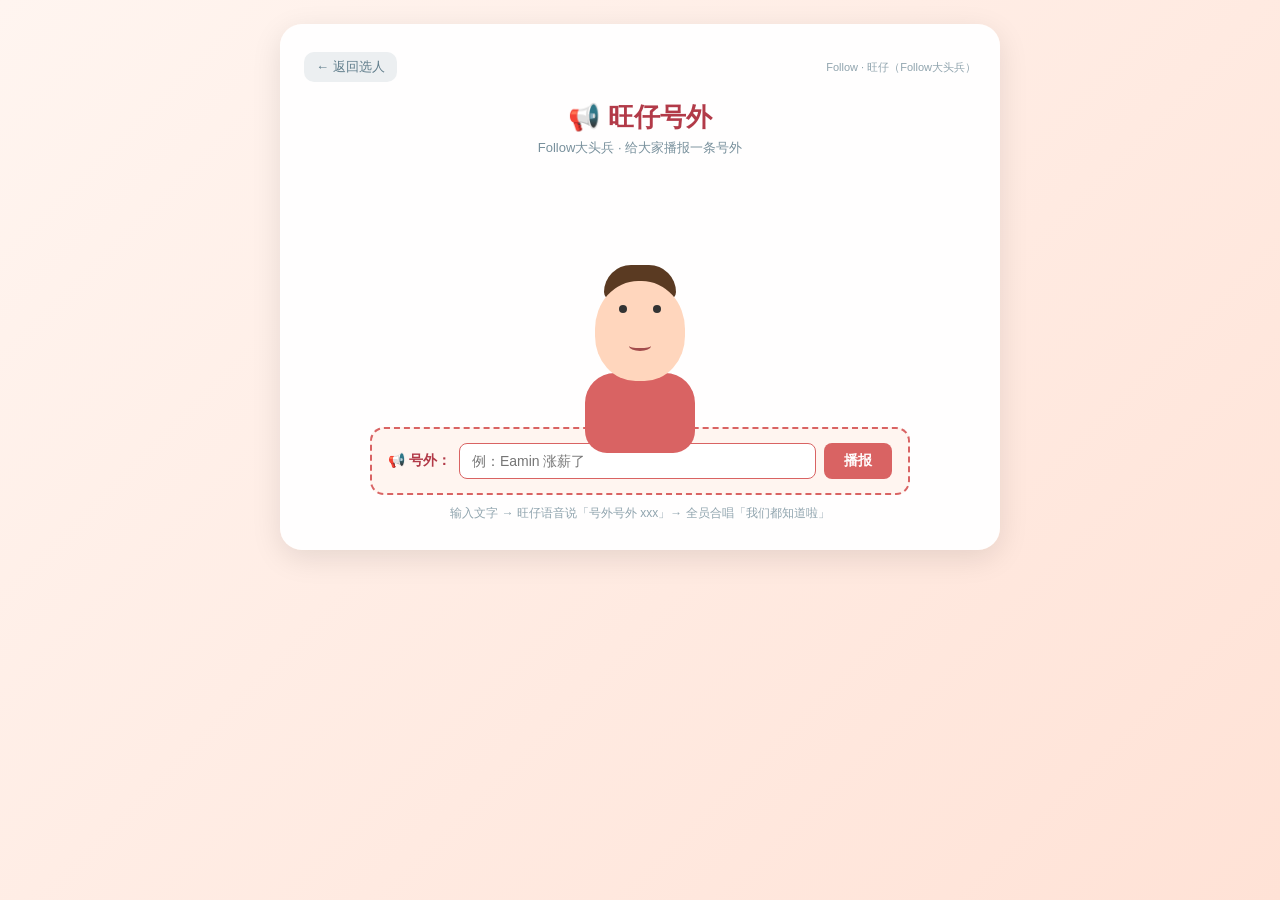
<file: Follow/wangzai.html>
<!DOCTYPE html>
<html lang="zh-CN">
  <head>
    <meta charset="UTF-8" />
    <meta name="viewport" content="width=device-width, initial-scale=1.0" />
    <title>📢 旺仔号外 · Follow大头兵</title>

    <!-- 复用 OGC 三人（Eamin / J / Andy）的角色样式 -->
    <link rel="stylesheet" href="../assets/ogc.css" />

    <style>
      * {
        box-sizing: border-box;
      }

      body {
        margin: 0;
        padding: 24px;
        min-height: 100vh;
        background: linear-gradient(135deg, #fff5f0, #ffe2d6);
        font-family: -apple-system, BlinkMacSystemFont, "PingFang SC",
          "Microsoft YaHei", sans-serif;
        color: #37474f;
      }

      .container {
        max-width: 720px;
        margin: 0 auto;
        background: rgba(255, 255, 255, 0.96);
        border-radius: 22px;
        padding: 28px 24px;
        box-shadow: 0 8px 30px rgba(0, 0, 0, 0.1);
      }

      .topbar {
        display: flex;
        justify-content: space-between;
        align-items: center;
        margin-bottom: 18px;
        font-size: 13px;
      }

      .back {
        text-decoration: none;
        color: #607d8b;
        font-size: 13px;
        padding: 6px 12px;
        border-radius: 10px;
        background: #eceff1;
        transition: background 0.15s;
      }
      .back:hover {
        background: #cfd8dc;
      }

      h1 {
        text-align: center;
        margin: 0 0 4px;
        font-size: 26px;
        color: #b23a48;
      }

      .subtitle {
        text-align: center;
        color: #78909c;
        font-size: 13px;
        margin-bottom: 24px;
      }

      /* === 旺仔主舞台 === */
      .stage {
        position: relative;
        display: flex;
        justify-content: center;
        align-items: flex-end;
        padding: 12px 0 8px;
        min-height: 220px;
      }

      .character {
        position: relative;
        width: 110px;
        height: 150px;
      }

      .character .hair {
        position: absolute;
        width: 72px;
        height: 36px;
        background: #5a3a22;
        border-radius: 36px 36px 12px 12px;
        top: 22px;
        left: 19px;
        z-index: 3;
      }

      .character .hair::before,
      .character .hair::after {
        content: "";
        position: absolute;
        width: 6px;
        height: 36px;
        background: #5a3a22;
        bottom: -32px;
        border-radius: 0 0 5px 5px;
      }
      .character .hair::before {
        left: 6px;
      }
      .character .hair::after {
        right: 6px;
      }

      .character .face {
        position: absolute;
        width: 90px;
        height: 100px;
        background: #ffd6bd;
        border-radius: 48% 48% 45% 45%;
        left: 10px;
        top: 38px;
        z-index: 4;
        transition: transform 0.25s;
      }

      .character .eye {
        position: absolute;
        width: 8px;
        height: 8px;
        background: #333;
        border-radius: 50%;
        top: 24px;
        z-index: 5;
        transition: transform 0.2s, height 0.2s;
      }
      .character .eye.left {
        left: 24px;
      }
      .character .eye.right {
        right: 24px;
      }

      .character .mouth {
        position: absolute;
        width: 22px;
        height: 10px;
        border-bottom: 3px solid #a34c4c;
        border-radius: 0 0 50% 50%;
        left: 50%;
        top: 60px;
        transform: translateX(-50%);
        z-index: 5;
        transition: transform 0.2s, height 0.2s;
      }

      .character .body {
        position: absolute;
        width: 110px;
        height: 80px;
        background: #d96363;
        border-radius: 30px 30px 22px 22px;
        left: 50%;
        top: 130px;
        transform: translateX(-50%);
        z-index: 2;
      }
      .character .body::before {
        content: "";
        position: absolute;
        width: 6px;
        height: 24px;
        background: #d96363;
        top: -10px;
        left: 50%;
        transform: translateX(-50%) rotate(20deg);
        border-radius: 3px;
      }

      /* === 说话 happy 状态 === */
      .character.happy .face {
        transform: translateY(-2px);
      }
      .character.happy .eye {
        height: 4px;
        transform: translateY(2px);
      }
      .character.happy .mouth {
        height: 14px;
        background: #a34c4c;
        border-bottom: none;
        border-radius: 0 0 50% 50%;
      }

      /* === 气泡 === */
      .speech {
        position: absolute;
        top: -8px;
        left: calc(100% + 12px);
        min-width: 180px;
        max-width: 320px;
        padding: 12px 16px;
        background: #fff;
        border: 2px solid #d96363;
        border-radius: 18px;
        font-size: 15px;
        font-weight: 600;
        color: #b23a48;
        box-shadow: 0 6px 18px rgba(0, 0, 0, 0.1);
        opacity: 0;
        transform: translateY(8px) scale(0.9);
        transition: opacity 0.25s, transform 0.25s;
        z-index: 100;
        white-space: pre-wrap;
        word-break: break-word;
      }
      .speech::after {
        content: "";
        position: absolute;
        bottom: 18px;
        left: -10px;
        border-width: 8px 10px 8px 0;
        border-style: solid;
        border-color: transparent #d96363 transparent transparent;
      }
      .speech::before {
        content: "";
        position: absolute;
        bottom: 20px;
        left: -6px;
        border-width: 6px 8px 6px 0;
        border-style: solid;
        border-color: transparent #fff transparent transparent;
        z-index: 1;
      }
      .speech.show {
        opacity: 1;
        transform: translateY(0) scale(1);
      }

      /* === 输入区 === */
      .announce-section {
        display: flex;
        gap: 8px;
        align-items: center;
        margin: 26px auto 0;
        max-width: 540px;
        padding: 14px 16px;
        background: #fff5f0;
        border-radius: 14px;
        border: 2px dashed #d96363;
      }

      .announce-section label {
        font-size: 14px;
        font-weight: 700;
        color: #b23a48;
        white-space: nowrap;
      }

      .announce-section input {
        flex: 1;
        padding: 9px 12px;
        font-size: 14px;
        border: 1px solid #cfd8dc;
        border-radius: 8px;
        outline: none;
        background: #fff;
        transition: border-color 0.15s;
      }
      .announce-section input:focus {
        border-color: #d96363;
      }
      .announce-section input:disabled {
        background: #eceff1;
        color: #90a4ae;
      }

      .announce-section button {
        padding: 9px 20px;
        font-size: 14px;
        font-weight: 700;
        color: #fff;
        background: #d96363;
        border: none;
        border-radius: 8px;
        cursor: pointer;
        transition: background 0.15s, transform 0.1s;
      }
      .announce-section button:hover:not(:disabled) {
        background: #b23a48;
      }
      .announce-section button:active:not(:disabled) {
        transform: scale(0.95);
      }
      .announce-section button:disabled {
        background: #cfd8dc;
        cursor: not-allowed;
      }

      .hint {
        text-align: center;
        color: #90a4ae;
        font-size: 12px;
        margin-top: 10px;
      }

      /* === 全员「我们都知道啦」浮窗 === */
      .allknow-row {
        display: none;
        position: fixed;
        left: 50%;
        bottom: 24px;
        transform: translateX(-50%);
        gap: 18px;
        padding: 16px 22px 22px;
        background: rgba(255, 247, 230, 0.97);
        border: 2px solid #d96363;
        border-radius: 22px;
        box-shadow: 0 14px 40px rgba(0, 0, 0, 0.22);
        z-index: 1000;
        animation: allknow-in 0.35s ease-out;
        flex-wrap: wrap;
        justify-content: center;
        max-width: calc(100vw - 32px);
      }

      .allknow-row.show {
        display: flex;
      }

      .allknow-caption {
        flex: 1 1 100%;
        text-align: center;
        font-size: 14px;
        font-weight: bold;
        color: #654c00;
        margin-bottom: 2px;
      }

      @keyframes allknow-in {
        from {
          opacity: 0;
          transform: translate(-50%, 20px);
        }
        to {
          opacity: 1;
          transform: translate(-50%, 0);
        }
      }

      /* mini character 共用 */
      .allknow-row .mini-character {
        width: 70px;
        height: 110px;
        position: relative;
        display: flex;
        flex-direction: column;
        align-items: center;
        justify-content: flex-end;
      }
      .allknow-row .mini-character .hair {
        width: 50px;
        height: 40px;
        position: absolute;
        top: 5px;
        left: 10px;
        border-radius: 50% 50% 14px 14px;
      }
      .allknow-row .mini-character .face {
        position: absolute;
        width: 50px;
        height: 54px;
        background: #ffd6bd;
        border-radius: 48% 48% 45% 45%;
        left: 10px;
        top: 24px;
      }
      .allknow-row .mini-character .eye {
        position: absolute;
        width: 5px;
        height: 5px;
        background: #333;
        border-radius: 50%;
        top: 44px;
      }
      .allknow-row .mini-character .eye.left { left: 18px; }
      .allknow-row .mini-character .eye.right { right: 18px; }
      .allknow-row .mini-character .mouth {
        position: absolute;
        width: 14px;
        height: 7px;
        border-bottom: 2px solid #a34c4c;
        border-radius: 0 0 50% 50%;
        left: 50%;
        top: 58px;
        transform: translateX(-50%);
      }
      .allknow-row .mini-character .body {
        position: absolute;
        width: 58px;
        height: 38px;
        border-radius: 22px 22px 14px 14px;
        left: 6px;
        top: 76px;
        z-index: 2;
      }

      .allknow-row .mini-name {
        margin-top: 4px;
        font-size: 11px;
        font-weight: 700;
        color: #5d4037;
      }

      /* ABB mini（按 OGC mini 同样的 60x100 / 五官位置重做） */
      .allknow-row .mini-character.abb {
        width: 60px;
        height: 100px;
      }
      .allknow-row .mini-character.abb .hair {
        width: 38px;
        height: 14px;
        top: 12px;
        left: 50%;
        transform: translateX(-50%);
        border-radius: 19px 19px 6px 6px;
        background: #25252b;
      }
      /* ABB 短刘海两边下垂 */
      .allknow-row .mini-character.abb .hair::before,
      .allknow-row .mini-character.abb .hair::after {
        width: 6px;
        height: 10px;
        background: #25252b;
        bottom: -8px;
      }
      .allknow-row .mini-character.abb .hair::before { left: 4px; }
      .allknow-row .mini-character.abb .hair::after { right: 4px; }
      .allknow-row .mini-character.abb .face {
        width: 32px;
        height: 36px;
        top: 16px;
        left: 50%;
        transform: translateX(-50%);
      }
      .allknow-row .mini-character.abb .eye {
        top: 30px;
        width: 4px;
        height: 4px;
      }
      .allknow-row .mini-character.abb .eye.left { left: 22px; }
      .allknow-row .mini-character.abb .eye.right { right: 22px; }
      .allknow-row .mini-character.abb .mouth {
        width: 14px;
        height: 6px;
        top: 40px;
        left: 50%;
        transform: translateX(-50%);
      }
      .allknow-row .mini-character.abb .body {
        width: 42px;
        height: 28px;
        top: 50px;
        left: 50%;
        transform: translateX(-50%);
        background: #6b8fd6;
        border-radius: 20px 20px 12px 12px;
      }
      .allknow-row .mini-character.abb .body::before {
        display: none;
      }

      /* 旺仔 mini（同尺寸 / 不同色：棕中发 + 红衣） */
      .allknow-row .mini-character.wangzai {
        width: 60px;
        height: 100px;
      }
      .allknow-row .mini-character.wangzai .hair {
        width: 40px;
        height: 16px;
        top: 12px;
        left: 50%;
        transform: translateX(-50%);
        border-radius: 20px 20px 6px 6px;
        background: #5a3a22;
      }
      /* 旺仔中长刘海盖到眉毛，两侧下垂 */
      .allknow-row .mini-character.wangzai .hair::before,
      .allknow-row .mini-character.wangzai .hair::after {
        width: 8px;
        height: 14px;
        background: #5a3a22;
        bottom: -10px;
        border-radius: 0 0 5px 5px;
      }
      .allknow-row .mini-character.wangzai .hair::before { left: 2px; }
      .allknow-row .mini-character.wangzai .hair::after { right: 2px; }
      .allknow-row .mini-character.wangzai .face {
        width: 32px;
        height: 36px;
        top: 16px;
        left: 50%;
        transform: translateX(-50%);
      }
      .allknow-row .mini-character.wangzai .eye {
        top: 30px;
        width: 4px;
        height: 4px;
      }
      .allknow-row .mini-character.wangzai .eye.left { left: 22px; }
      .allknow-row .mini-character.wangzai .eye.right { right: 22px; }
      .allknow-row .mini-character.wangzai .mouth {
        width: 14px;
        height: 6px;
        top: 40px;
        left: 50%;
        transform: translateX(-50%);
      }
      .allknow-row .mini-character.wangzai .body {
        width: 42px;
        height: 28px;
        top: 50px;
        left: 50%;
        transform: translateX(-50%);
        background: #d96363;
        border-radius: 20px 20px 12px 12px;
      }
      .allknow-row .mini-character.wangzai .body::before {
        display: none;
      }

      /* OGC 三人 mini（复用 ogc.css 的色系，重写尺寸） */
      .allknow-row .mini-character.ogc {
        width: 60px;
        height: 100px;
      }
      .allknow-row .mini-character.ogc .char-svg {
        width: 60px;
        height: 70px;
        margin: 0;
        position: relative;
      }
      .allknow-row .mini-character.ogc .ch .c-face {
        width: 32px;
        height: 36px;
        top: 16px;
        left: 50%;
        transform: translateX(-50%);
      }
      .allknow-row .mini-character.ogc .ch .c-eye {
        width: 4px;
        height: 4px;
        top: 30px;
      }
      .allknow-row .mini-character.ogc .ch .c-eye.left { left: 22px; }
      .allknow-row .mini-character.ogc .ch .c-eye.right { right: 22px; }
      .allknow-row .mini-character.ogc .ch .c-mouth {
        width: 14px;
        height: 6px;
        top: 40px;
        left: 50%;
        transform: translateX(-50%);
      }
      .allknow-row .mini-character.ogc .ch .c-body {
        width: 42px;
        height: 28px;
        top: 50px;
        left: 50%;
        transform: translateX(-50%);
      }

      .allknow-row .mini-character.ogc.eamin .ch .c-hair {
        width: 36px;
        height: 12px;
        top: 14px;
        left: 50%;
        transform: translateX(-50%);
        border-radius: 18px 18px 4px 4px;
      }
      .allknow-row .mini-character.ogc.j .ch .c-hair {
        width: 46px;
        height: 50px;
        top: 8px;
        left: 50%;
        transform: translateX(-50%);
        border-radius: 23px 23px 10px 10px;
      }
      .allknow-row .mini-character.ogc.j .ch .c-hair::before,
      .allknow-row .mini-character.ogc.j .ch .c-hair::after {
        width: 8px;
        height: 30px;
        background: #3a2418;
        bottom: -18px;
      }
      .allknow-row .mini-character.ogc.j .ch .c-hair::before { left: 6px; }
      .allknow-row .mini-character.ogc.j .ch .c-hair::after { right: 6px; }
      .allknow-row .mini-character.ogc.andy .ch .c-hair {
        width: 38px;
        height: 28px;
        top: 12px;
        left: 50%;
        transform: translateX(-50%);
        border-radius: 19px 19px 10px 10px;
      }
      .allknow-row .mini-character.ogc.andy .ch .c-hair::before,
      .allknow-row .mini-character.ogc.andy .ch .c-hair::after {
        width: 8px;
        height: 14px;
        background: #6e4426;
        bottom: -4px;
      }
      .allknow-row .mini-character.ogc.andy .ch .c-hair::before { left: 4px; }
      .allknow-row .mini-character.ogc.andy .ch .c-hair::after { right: 4px; }

      /* 移动端 */
      @media (max-width: 480px) {
        body {
          padding: 14px;
        }
        .container {
          padding: 22px 16px;
        }
        h1 {
          font-size: 22px;
        }
        .speech {
          left: 50%;
          top: -70px;
          transform: translateX(-50%) translateY(8px) scale(0.9);
        }
        .speech.show {
          transform: translateX(-50%) translateY(0) scale(1);
        }
        .speech::after,
        .speech::before {
          left: 50%;
          bottom: -14px;
          transform: translateX(-50%) rotate(90deg);
        }
        .announce-section {
          flex-wrap: wrap;
        }
        .announce-section input {
          flex: 1 1 100%;
          order: 2;
        }
        .announce-section button {
          order: 3;
        }
      }
    </style>
  </head>

  <body>
    <div class="container">
      <div class="topbar">
        <a class="back" href="../index.html">← 返回选人</a>
        <span style="font-size:11px;color:#90a4ae">Follow · 旺仔（Follow大头兵）</span>
      </div>

      <h1>📢 旺仔号外</h1>
      <div class="subtitle">Follow大头兵 · 给大家播报一条号外</div>

      <!-- 旺仔主舞台 -->
      <div class="stage">
        <div id="wangzai" class="character">
          <div class="hair"></div>
          <div class="face">
            <div class="eye left"></div>
            <div class="eye right"></div>
            <div class="mouth"></div>
          </div>
          <div class="body"></div>
        </div>

        <div id="wangzaiSpeech" class="speech">给我一条号外，我来播报</div>
      </div>

      <div class="announce-section">
        <label for="announceInput">📢 号外：</label>
        <input
          id="announceInput"
          type="text"
          placeholder="例：Eamin 涨薪了"
          maxlength="60"
        />
        <button id="announceBtn" type="button">播报</button>
      </div>

      <div class="hint">输入文字 → 旺仔语音说「号外号外 xxx」→ 全员合唱「我们都知道啦」</div>

      <!-- 全员「我们都知道啦」浮窗：Eamin / J / Andy / ABB / 旺仔 -->
      <div id="allknowRow" class="allknow-row">
        <div class="allknow-caption">📢 全员：我们都知道啦！</div>

        <div class="mini-character ogc eamin">
          <div class="char-svg">
            <div class="ch eamin">
              <div class="c-hair"></div>
              <div class="c-face"></div>
              <div class="c-eye left"></div>
              <div class="c-eye right"></div>
              <div class="c-mouth"></div>
              <div class="c-body"></div>
            </div>
          </div>
          <div class="mini-name">Eamin</div>
        </div>

        <div class="mini-character ogc j">
          <div class="char-svg">
            <div class="ch j">
              <div class="c-hair"></div>
              <div class="c-face"></div>
              <div class="c-eye left"></div>
              <div class="c-eye right"></div>
              <div class="c-mouth"></div>
              <div class="c-body"></div>
            </div>
          </div>
          <div class="mini-name">J</div>
        </div>

        <div class="mini-character ogc andy">
          <div class="char-svg">
            <div class="ch andy">
              <div class="c-hair"></div>
              <div class="c-face"></div>
              <div class="c-eye left"></div>
              <div class="c-eye right"></div>
              <div class="c-mouth"></div>
              <div class="c-body"></div>
            </div>
          </div>
          <div class="mini-name">Andy</div>
        </div>

        <div class="mini-character abb">
          <div class="hair"></div>
          <div class="face"></div>
          <div class="eye left"></div>
          <div class="eye right"></div>
          <div class="mouth"></div>
          <div class="body"></div>
          <div class="mini-name">ABB</div>
        </div>

        <div class="mini-character wangzai">
          <div class="hair"></div>
          <div class="face"></div>
          <div class="eye left"></div>
          <div class="eye right"></div>
          <div class="mouth"></div>
          <div class="body"></div>
          <div class="mini-name">旺仔</div>
        </div>
      </div>
    </div>

    <script src="../assets/voices.js"></script>
    <script>
      const wangzaiElement = document.getElementById("wangzai");
      const wangzaiSpeechEl = document.getElementById("wangzaiSpeech");
      const allknowRowEl = document.getElementById("allknowRow");
      const announceInput = document.getElementById("announceInput");
      const announceBtn = document.getElementById("announceBtn");

      function showWangzaiSpeech(text) {
        wangzaiSpeechEl.textContent = text;
        wangzaiSpeechEl.classList.remove("show");
        void wangzaiSpeechEl.offsetWidth; // restart transition
        wangzaiSpeechEl.classList.add("show");
      }

      function hideWangzaiSpeech() {
        wangzaiSpeechEl.classList.remove("show");
      }

      function speakMale(text) {
        if (window.OGCVoice) {
          window.OGCVoice.speak(text, "wangzai");
        }
      }

      // 估算朗读时长（中文 ~280ms/字 + 600ms 缓冲）
      function estimateSpeakMs(text) {
        return Math.max(1200, Math.round(text.length * 280) + 600);
      }

      let broadcasting = false;

      function announce(text) {
        if (broadcasting) return;
        const trimmed = String(text || "").trim();
        if (!trimmed) {
          showWangzaiSpeech("号外内容不能为空哦");
          return;
        }

        broadcasting = true;
        announceBtn.disabled = true;
        announceInput.disabled = true;

        // 1) 旺仔播报语音 + 文字
        const headline = `号外号外 ${trimmed}`;
        showWangzaiSpeech(headline);
        wangzaiElement.classList.remove("sad");
        wangzaiElement.classList.add("happy");
        if (window.OGCVoice) window.OGCVoice.clearSpeech();
        speakMale(headline);

        // 2) 播完后，全员合唱「我们都知道啦」
        setTimeout(() => {
          showAllKnow();
        }, estimateSpeakMs(headline));
      }

      function showAllKnow() {
        allknowRowEl.classList.add("show");

        wangzaiElement.classList.remove("sad");
        wangzaiElement.classList.add("happy");
        showWangzaiSpeech("我们都知道啦！");

        // 全员按顺序说「我们都知道啦」（每个用自己的声线）
        if (window.OGCVoice) {
          window.OGCVoice.clearSpeech();
          window.OGCVoice.queueSpeak("我们都知道啦", "eamin");
          window.OGCVoice.queueSpeak("我们都知道啦", "j");
          window.OGCVoice.queueSpeak("我们都知道啦", "andy");
          window.OGCVoice.queueSpeak("我们都知道啦", "abb");
          window.OGCVoice.queueSpeak("我们都知道啦", "wangzai");
        }

        // 5 句串讲约 4-5s，留余量
        setTimeout(() => {
          allknowRowEl.classList.remove("show");
          wangzaiElement.classList.remove("happy");
          hideWangzaiSpeech();
          broadcasting = false;
          announceBtn.disabled = false;
          announceInput.disabled = false;
          announceInput.value = "";
          announceInput.focus();
        }, 4500);
      }

      // 绑定
      if (announceBtn) {
        announceBtn.addEventListener("click", () => {
          announce(announceInput.value);
        });
      }
      if (announceInput) {
        announceInput.addEventListener("keydown", (e) => {
          if (e.key === "Enter") {
            e.preventDefault();
            announce(announceInput.value);
          }
        });
        announceInput.focus();
      }
    </script>
  </body>
</html>
</file>
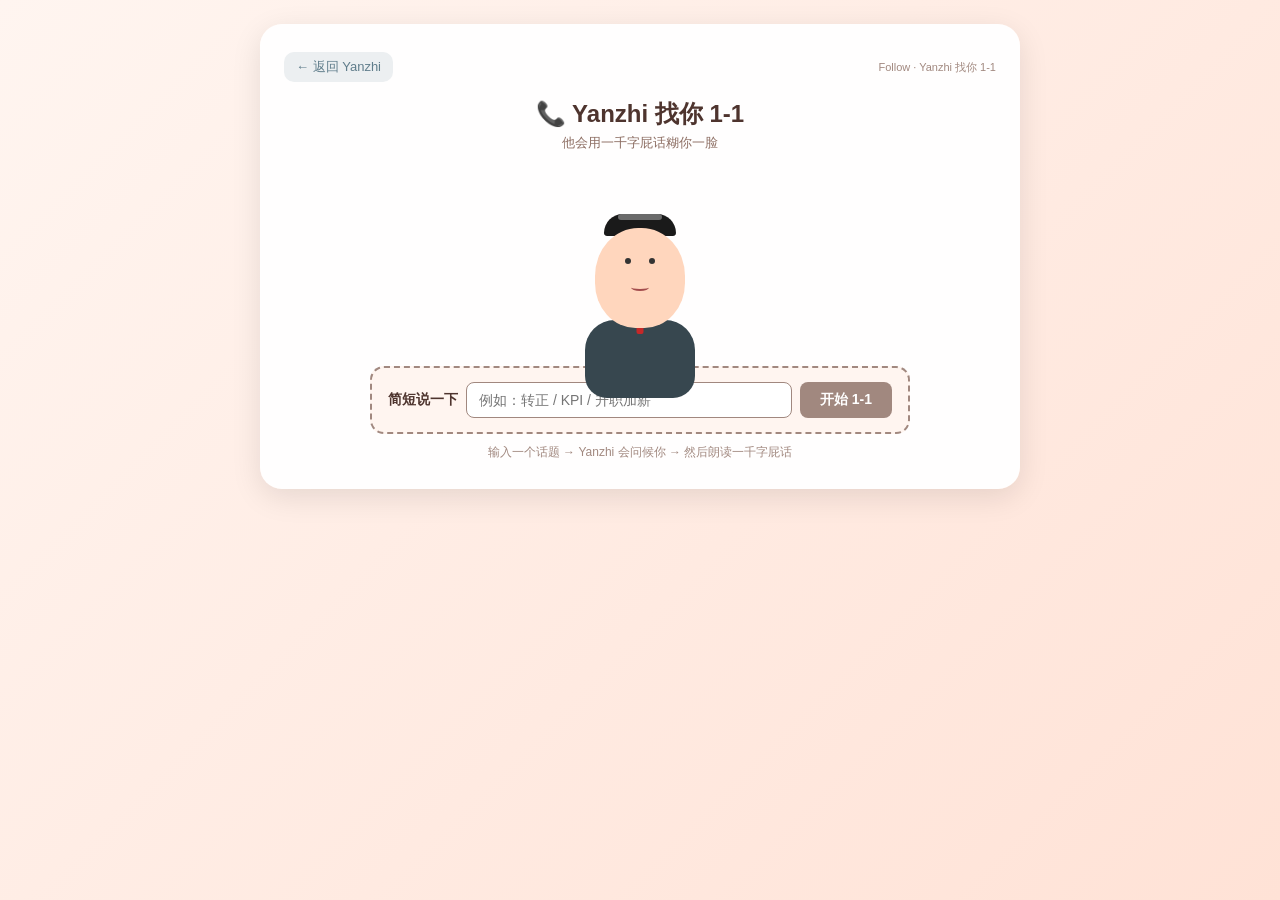
<file: Follow/yanzhi-find.html>
<!DOCTYPE html>
<html lang="zh-CN">
  <head>
    <meta charset="UTF-8" />
    <meta name="viewport" content="width=device-width, initial-scale=1.0" />
    <title>Yanzhi 找你 1-1</title>
    <link rel="stylesheet" href="../assets/ogc.css" />
    <style>
      * {
        box-sizing: border-box;
      }

      body {
        margin: 0;
        padding: 24px;
        min-height: 100vh;
        background: linear-gradient(135deg, #fff5f0, #ffe2d6);
        font-family: -apple-system, BlinkMacSystemFont, "PingFang SC",
          "Microsoft YaHei", sans-serif;
        color: #4e342e;
      }

      .container {
        max-width: 760px;
        margin: 0 auto;
        background: rgba(255, 255, 255, 0.96);
        border-radius: 22px;
        padding: 28px 24px;
        box-shadow: 0 8px 30px rgba(0, 0, 0, 0.1);
      }

      .topbar {
        display: flex;
        justify-content: space-between;
        align-items: center;
        margin-bottom: 16px;
      }

      .back {
        text-decoration: none;
        color: #607d8b;
        font-size: 13px;
        padding: 6px 12px;
        border-radius: 10px;
        background: #eceff1;
        transition: background 0.15s;
      }
      .back:hover {
        background: #cfd8dc;
      }

      h1 {
        text-align: center;
        margin: 0 0 4px;
        font-size: 24px;
        color: #4e342e;
      }

      .subtitle {
        text-align: center;
        color: #8d6e63;
        font-size: 13px;
        margin-bottom: 22px;
      }

      /* === Yanzhi 头像 === */
      .stage {
        position: relative;
        display: flex;
        justify-content: center;
        align-items: flex-end;
        padding: 8px 0;
        min-height: 180px;
      }

      .yanzhi-char {
        position: relative;
        width: 110px;
        height: 150px;
      }

      .yanzhi-char .hair {
        position: absolute;
        width: 72px;
        height: 22px;
        background: #1a1a1a;
        border-radius: 36px 36px 6px 6px;
        top: 18px;
        left: 19px;
        z-index: 3;
      }
      .yanzhi-char .hair::before {
        content: "";
        position: absolute;
        width: 44px;
        height: 6px;
        background: #6a6a6a;
        border-radius: 3px;
        top: 0;
        left: 50%;
        transform: translateX(-50%);
      }

      .yanzhi-char .face {
        position: absolute;
        width: 90px;
        height: 100px;
        background: #ffd6bd;
        border-radius: 48% 48% 45% 45%;
        left: 10px;
        top: 32px;
        z-index: 4;
      }

      .yanzhi-char .eye {
        position: absolute;
        width: 6px;
        height: 6px;
        background: #333;
        border-radius: 50%;
        top: 30px;
      }
      .yanzhi-char .eye.left { left: 30px; }
      .yanzhi-char .eye.right { right: 30px; }

      .yanzhi-char .mouth {
        position: absolute;
        width: 18px;
        height: 7px;
        border-bottom: 2px solid #a34c4c;
        border-radius: 0 0 50% 50%;
        left: 50%;
        top: 56px;
        transform: translateX(-50%);
        z-index: 5;
      }

      .yanzhi-char .body {
        position: absolute;
        width: 110px;
        height: 78px;
        background: #37474f;
        border-radius: 30px 30px 22px 22px;
        left: 50%;
        top: 124px;
        transform: translateX(-50%);
        z-index: 2;
      }
      .yanzhi-char .body::before {
        content: "";
        position: absolute;
        width: 7px;
        height: 22px;
        background: #c62828;
        border-radius: 2px;
        top: -8px;
        left: 50%;
        transform: translateX(-50%);
      }

      /* === 输入区 === */
      .input-section {
        display: flex;
        gap: 8px;
        align-items: center;
        margin: 12px auto 0;
        max-width: 540px;
        padding: 14px 16px;
        background: #fff5f0;
        border-radius: 14px;
        border: 2px dashed #a1887f;
      }

      .input-section label {
        font-size: 14px;
        font-weight: 700;
        color: #4e342e;
        white-space: nowrap;
      }

      .input-section input {
        flex: 1;
        padding: 9px 12px;
        font-size: 14px;
        border: 1px solid #d7ccc8;
        border-radius: 8px;
        outline: none;
        background: #fff;
        transition: border-color 0.15s;
      }
      .input-section input:focus {
        border-color: #a1887f;
      }
      .input-section input:disabled {
        background: #eceff1;
        color: #90a4ae;
      }

      .input-section button {
        padding: 9px 20px;
        font-size: 14px;
        font-weight: 700;
        color: #fff;
        background: #a1887f;
        border: none;
        border-radius: 8px;
        cursor: pointer;
        transition: background 0.15s, transform 0.1s;
      }
      .input-section button:hover:not(:disabled) {
        background: #6d4c41;
      }
      .input-section button:active:not(:disabled) {
        transform: scale(0.95);
      }
      .input-section button:disabled {
        background: #cfd8dc;
        cursor: not-allowed;
      }

      .hint {
        text-align: center;
        color: #a1887f;
        font-size: 12px;
        margin-top: 10px;
      }

      /* === 通话面板 === */
      .call-panel {
        margin-top: 22px;
        background: #fafafa;
        border-radius: 14px;
        padding: 16px;
        display: none;
      }
      .call-panel.show {
        display: block;
      }

      .call-meta {
        display: flex;
        align-items: center;
        gap: 10px;
        padding-bottom: 12px;
        border-bottom: 1px dashed #d7ccc8;
        margin-bottom: 12px;
        font-size: 12px;
        color: #8d6e63;
      }
      .call-meta .dot {
        width: 10px;
        height: 10px;
        border-radius: 50%;
        background: #ef5350;
        animation: pulse-dot 1.5s ease-in-out infinite;
      }
      @keyframes pulse-dot {
        0%, 100% { opacity: 1; }
        50% { opacity: 0.4; }
      }

      .call-actions {
        margin-left: auto;
        display: flex;
        gap: 6px;
      }
      .call-actions button {
        padding: 5px 12px;
        font-size: 12px;
        font-weight: 700;
        border: none;
        border-radius: 8px;
        cursor: pointer;
        background: #eceff1;
        color: #455a64;
        transition: background 0.15s;
      }
      .call-actions button:hover {
        background: #cfd8dc;
      }

      /* === 对话日志 === */
      .call-log {
        max-height: 380px;
        overflow-y: auto;
        padding-right: 4px;
      }
      .call-log::-webkit-scrollbar {
        width: 6px;
      }
      .call-log::-webkit-scrollbar-thumb {
        background: #d7ccc8;
        border-radius: 3px;
      }

      .bubble-row {
        display: flex;
        margin-bottom: 10px;
        align-items: flex-start;
        gap: 8px;
      }
      .bubble-row.yanzhi {
        justify-content: flex-start;
      }

      .bubble-row .avatar {
        width: 28px;
        height: 28px;
        border-radius: 50%;
        background: #37474f;
        flex-shrink: 0;
        position: relative;
        overflow: hidden;
      }
      .bubble-row .avatar::before {
        content: "";
        position: absolute;
        width: 20px;
        height: 6px;
        background: #1a1a1a;
        border-radius: 10px 10px 2px 2px;
        top: 5px;
        left: 50%;
        transform: translateX(-50%);
      }
      .bubble-row .avatar::after {
        content: "";
        position: absolute;
        width: 4px;
        height: 8px;
        background: #c62828;
        border-radius: 1px;
        bottom: 0;
        left: 50%;
        transform: translateX(-50%);
      }

      .bubble {
        position: static;
        transform: none;
        opacity: 1;
        pointer-events: auto;
        background: #fff8e1;
        border: 1px solid #c62828;
        border-radius: 12px;
        padding: 10px 14px;
        font-size: 14px;
        line-height: 1.6;
        color: #4e342e;
        max-width: calc(100% - 50px);
        white-space: pre-wrap;
        word-break: break-word;
      }

      .bubble.intro {
        font-weight: 700;
        color: #b71c1c;
      }

      @media (max-width: 600px) {
        body { padding: 14px; }
        .container { padding: 22px 14px; }
        h1 { font-size: 20px; }
        .input-section {
          flex-wrap: wrap;
        }
        .input-section input {
          flex: 1 1 100%;
          order: 2;
        }
        .input-section button {
          order: 3;
          flex: 1;
        }
      }
    </style>
  </head>
  <body>
    <div class="container">
      <div class="topbar">
        <a class="back" href="yanzhi.html">← 返回 Yanzhi</a>
        <span style="font-size:11px;color:#a1887f">Follow · Yanzhi 找你 1-1</span>
      </div>

      <h1>📞 Yanzhi 找你 1-1</h1>
      <div class="subtitle">他会用一千字屁话糊你一脸</div>

      <div class="stage">
        <div class="yanzhi-char">
          <div class="hair"></div>
          <div class="face">
            <div class="eye left"></div>
            <div class="eye right"></div>
            <div class="mouth"></div>
          </div>
          <div class="body"></div>
        </div>
      </div>

      <div class="input-section">
        <label for="topicInput">简短说一下</label>
        <input
          id="topicInput"
          type="text"
          placeholder="例如：转正 / KPI / 升职加薪"
          maxlength="20"
        />
        <button id="startBtn" type="button">开始 1-1</button>
      </div>
      <div class="hint">输入一个话题 → Yanzhi 会问候你 → 然后朗读一千字屁话</div>

      <div id="callPanel" class="call-panel">
        <div class="call-meta">
          <span class="dot"></span>
          <span>1-1 进行中 · Yanzhi 在说</span>
          <div class="call-actions">
            <button id="skipBtn" type="button">跳过朗读</button>
          </div>
        </div>
        <div id="callLog" class="call-log"></div>
      </div>
    </div>

    <script src="../assets/voices.js"></script>
    <script src="../assets/bullshit.js"></script>
    <script>
      const topicInput = document.getElementById("topicInput");
      const startBtn = document.getElementById("startBtn");
      const callPanel = document.getElementById("callPanel");
      const callLog = document.getElementById("callLog");
      const skipBtn = document.getElementById("skipBtn");

      let busy = false;

      function appendBubble(text, opts = {}) {
        const row = document.createElement("div");
        row.className = "bubble-row yanzhi";
        const av = document.createElement("div");
        av.className = "avatar";
        const b = document.createElement("div");
        b.className = "bubble" + (opts.intro ? " intro" : "");
        b.textContent = text;
        row.appendChild(av);
        row.appendChild(b);
        callLog.appendChild(row);
        callLog.scrollTop = callLog.scrollHeight;
      }

      function startOneOnOne() {
        if (busy) return;
        const topic = String(topicInput.value || "").trim();
        if (!topic) {
          topicInput.focus();
          topicInput.placeholder = "话题不能为空哦";
          return;
        }

        busy = true;
        startBtn.disabled = true;
        topicInput.disabled = true;
        callLog.innerHTML = "";
        callPanel.classList.add("show");

        if (window.OGCVoice) window.OGCVoice.clearSpeech();

        // 1) 引子
        const intro = `Eamin啊，我来找你简短地说一下${topic}的问题`;
        appendBubble(intro, { intro: true });
        if (window.OGCVoice) {
          window.OGCVoice.speak(intro, "yanzhi");
        }

        // 2) 等引子说完，开始屁话
        const introMs = Math.max(1200, intro.length * 280 + 400);
        setTimeout(() => {
          // 生成 ~1500 字屁话
          const article = Bullshit.generate(topic, 1500);
          appendBubble(article);

          // 快速朗读
          if (window.OGCVoice) {
            window.OGCVoice.queueSpeak(article, "yanzhi", {
              rate: 2.2,
              pitch: 0.65,
            });
          }
        }, introMs);

        // 估算屁话朗读时长（rate 2.2, ~280ms/字 / rate，加缓冲）
        const bsMs = Math.max(1500, Math.round((1500 * 280) / 2.2) + 800);
        const totalMs = introMs + bsMs;

        // 兜底：到时间后恢复按钮（即使 TTS onend 没触发）
        setTimeout(() => {
          busy = false;
          startBtn.disabled = false;
          topicInput.disabled = false;
          topicInput.value = "";
          topicInput.focus();
        }, totalMs + 500);
      }

      startBtn.addEventListener("click", startOneOnOne);
      topicInput.addEventListener("keydown", (e) => {
        if (e.key === "Enter") {
          e.preventDefault();
          startOneOnOne();
        }
      });

      skipBtn.addEventListener("click", () => {
        if (window.OGCVoice) {
          window.OGCVoice.clearSpeech();
        }
        busy = false;
        startBtn.disabled = false;
        topicInput.disabled = false;
        topicInput.value = "";
        topicInput.focus();
      });

      topicInput.focus();
    </script>
  </body>
</html>
</file>
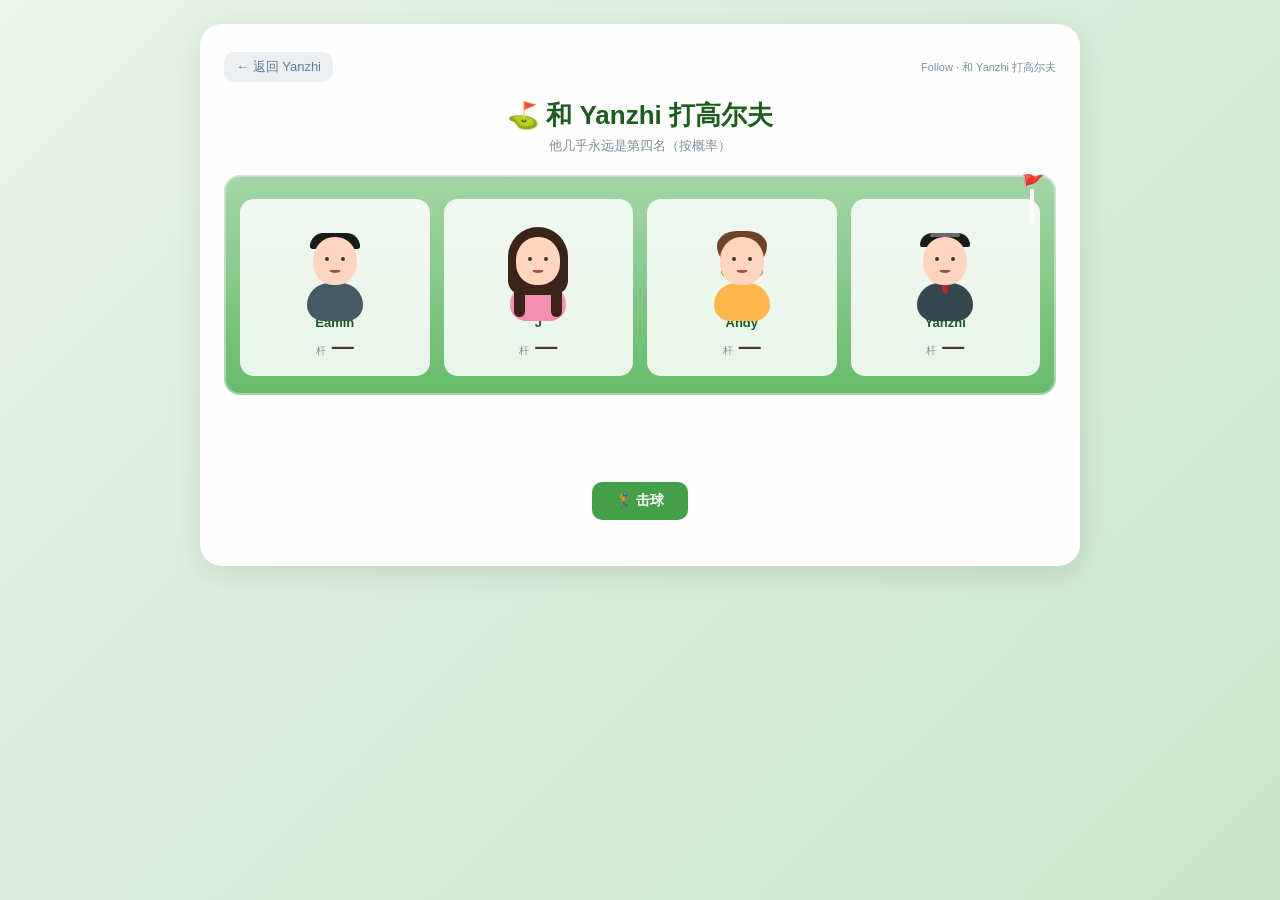
<file: Follow/yanzhi-golf.html>
<!DOCTYPE html>
<html lang="zh-CN">
  <head>
    <meta charset="UTF-8" />
    <meta name="viewport" content="width=device-width, initial-scale=1.0" />
    <title>和 Yanzhi 打高尔夫</title>
    <link rel="stylesheet" href="../assets/ogc.css" />
    <style>
      * {
        box-sizing: border-box;
      }

      body {
        margin: 0;
        padding: 24px;
        min-height: 100vh;
        background: linear-gradient(135deg, #e8f5e9, #c8e6c9);
        font-family: -apple-system, BlinkMacSystemFont, "PingFang SC",
          "Microsoft YaHei", sans-serif;
        color: #1b5e20;
      }

      .container {
        max-width: 880px;
        margin: 0 auto;
        background: rgba(255, 255, 255, 0.96);
        border-radius: 22px;
        padding: 28px 24px;
        box-shadow: 0 8px 30px rgba(0, 0, 0, 0.1);
      }

      .topbar {
        display: flex;
        justify-content: space-between;
        align-items: center;
        margin-bottom: 16px;
      }

      .back {
        text-decoration: none;
        color: #607d8b;
        font-size: 13px;
        padding: 6px 12px;
        border-radius: 10px;
        background: #eceff1;
        transition: background 0.15s;
      }
      .back:hover {
        background: #cfd8dc;
      }

      h1 {
        text-align: center;
        margin: 0 0 4px;
        font-size: 26px;
        color: #1b5e20;
      }

      .subtitle {
        text-align: center;
        color: #78909c;
        font-size: 13px;
        margin-bottom: 20px;
      }

      /* === 球场 === */
      .course {
        position: relative;
        background: linear-gradient(180deg, #a5d6a7, #66bb6a);
        border-radius: 16px;
        padding: 24px 16px 18px;
        margin-bottom: 20px;
        min-height: 220px;
        box-shadow: inset 0 0 0 2px rgba(255, 255, 255, 0.4);
      }

      .hole-flag {
        position: absolute;
        top: 14px;
        right: 22px;
        width: 4px;
        height: 36px;
        background: #fff;
        border-radius: 2px;
      }
      .hole-flag::after {
        content: "🚩";
        position: absolute;
        top: -16px;
        left: -8px;
        font-size: 18px;
      }

      /* === 球员 === */
      .players {
        display: grid;
        grid-template-columns: repeat(4, 1fr);
        gap: 14px;
      }

      .player {
        background: rgba(255, 255, 255, 0.85);
        border-radius: 14px;
        padding: 14px 8px 12px;
        text-align: center;
        position: relative;
        transition: transform 0.2s;
      }

      .player.swinging {
        animation: swing 0.5s ease;
      }
      .player.bogey {
        box-shadow: 0 0 0 2px #ef5350;
      }
      .player.birdie {
        box-shadow: 0 0 0 2px #43a047;
      }

      @keyframes swing {
        0%, 100% { transform: rotate(0); }
        25% { transform: rotate(-8deg) scale(1.05); }
        75% { transform: rotate(8deg) scale(1.05); }
      }

      .player .char-svg {
        width: 80px;
        height: 96px;
        margin: 0 auto 6px;
        position: relative;
      }

      .player .ch {
        position: absolute;
        inset: 0;
      }

      /* OGC 球员缩到 mini 尺寸 (复用 ogc.css 的 c- 名字) */
      .player .ch .c-face {
        width: 44px;
        height: 48px;
        top: 24px;
        left: 50%;
        transform: translateX(-50%);
      }
      .player .ch .c-eye {
        width: 4px;
        height: 4px;
        top: 44px;
      }
      .player .ch .c-eye.left {
        left: calc(50% - 10px);
      }
      .player .ch .c-eye.right {
        right: calc(50% - 10px);
      }
      .player .ch .c-mouth {
        width: 11px;
        height: 5px;
        top: 55px;
        left: 50%;
        transform: translateX(-50%);
      }
      .player .ch .c-body {
        width: 56px;
        height: 38px;
        top: 70px;
        left: 50%;
        transform: translateX(-50%);
      }

      /* 缩放各角色头发到 mini */
      .player .ch.eamin .c-hair {
        width: 50px;
        height: 16px;
        top: 20px;
        left: 50%;
        transform: translateX(-50%);
      }
      .player .ch.j .c-hair {
        width: 60px;
        height: 68px;
        top: 14px;
        left: 50%;
        transform: translateX(-50%);
      }
      .player .ch.j .c-hair::before,
      .player .ch.j .c-hair::after {
        width: 11px;
        height: 38px;
        bottom: -22px;
      }
      .player .ch.j .c-hair::before { left: 6px; }
      .player .ch.j .c-hair::after { right: 6px; }
      .player .ch.andy .c-hair {
        width: 50px;
        height: 36px;
        top: 18px;
        left: 50%;
        transform: translateX(-50%);
      }
      .player .ch.andy .c-hair::before,
      .player .ch.andy .c-hair::after {
        width: 12px;
        height: 22px;
        bottom: -10px;
      }
      .player .ch.andy .c-hair::before { left: 4px; }
      .player .ch.andy .c-hair::after { right: 4px; }

      /* Yanzhi 全尺寸球员 */
      .player .ch.yanzhi .c-hair {
        width: 50px;
        height: 14px;
        background: #1a1a1a;
        border-radius: 25px 25px 4px 4px;
        top: 20px;
        left: 50%;
        transform: translateX(-50%);
      }
      .player .ch.yanzhi .c-hair::before {
        content: "";
        position: absolute;
        width: 30px;
        height: 4px;
        background: #6a6a6a;
        border-radius: 2px;
        top: 0;
        left: 50%;
        transform: translateX(-50%);
      }
      .player .ch.yanzhi .c-body {
        background: #37474f;
      }
      .player .ch.yanzhi .c-body::before {
        content: "";
        position: absolute;
        width: 5px;
        height: 14px;
        background: #c62828;
        border-radius: 2px;
        top: -4px;
        left: 50%;
        transform: translateX(-50%);
      }

      .player-name {
        font-size: 13px;
        font-weight: 700;
        color: #1b5e20;
      }

      .player-strokes {
        margin-top: 4px;
        font-size: 22px;
        font-weight: 800;
        color: #4e342e;
        min-height: 30px;
      }

      .player-strokes .label {
        font-size: 10px;
        font-weight: 500;
        color: #78909c;
      }

      /* === 击球按钮 === */
      .actions {
        display: flex;
        justify-content: center;
        gap: 12px;
        margin: 22px 0 18px;
      }

      .btn {
        padding: 10px 24px;
        font-size: 14px;
        font-weight: 700;
        border: none;
        border-radius: 10px;
        cursor: pointer;
        transition: background 0.15s, transform 0.1s;
      }

      .btn-primary {
        background: #43a047;
        color: #fff;
      }
      .btn-primary:hover:not(:disabled) {
        background: #2e7d32;
      }
      .btn-primary:active:not(:disabled) {
        transform: scale(0.96);
      }
      .btn-primary:disabled {
        background: #a5d6a7;
        cursor: not-allowed;
      }

      .btn-secondary {
        background: #eceff1;
        color: #455a64;
      }
      .btn-secondary:hover {
        background: #cfd8dc;
      }

      /* === Yanzhi 屁话气泡 === */
      .speech {
        background: #fff8e1;
        border: 2px solid #c62828;
        border-radius: 14px;
        padding: 12px 16px;
        font-size: 14px;
        font-weight: 600;
        color: #b71c1c;
        text-align: center;
        margin: 0 auto 14px;
        max-width: 600px;
        opacity: 0;
        transform: translateY(8px);
        transition: opacity 0.3s, transform 0.3s;
        position: relative;
      }
      .speech.show {
        opacity: 1;
        transform: translateY(0);
      }
      .speech::before {
        content: "💼 Yanzhi:";
        display: block;
        font-size: 11px;
        color: #c62828;
        margin-bottom: 4px;
        font-weight: 700;
      }

      /* === 排行榜 === */
      .ranking {
        background: #f1f8e9;
        border-radius: 14px;
        padding: 16px;
        margin-top: 14px;
      }

      .ranking h3 {
        margin: 0 0 12px;
        font-size: 16px;
        color: #1b5e20;
        text-align: center;
      }

      .rank-row {
        display: flex;
        align-items: center;
        gap: 12px;
        padding: 8px 12px;
        margin-bottom: 6px;
        background: #fff;
        border-radius: 10px;
        font-weight: 600;
      }

      .rank-row .medal {
        font-size: 22px;
        width: 32px;
        text-align: center;
      }

      .rank-row .who {
        flex: 1;
        color: #1b5e20;
      }

      .rank-row .strokes {
        font-size: 18px;
        color: #4e342e;
        font-weight: 800;
      }

      .rank-row.last .who {
        color: #c62828;
      }

      .rank-row.last .strokes {
        color: #c62828;
      }

      /* === 隐藏状态 === */
      .hidden {
        display: none !important;
      }

      @media (max-width: 600px) {
        body {
          padding: 14px;
        }
        .container {
          padding: 22px 14px;
        }
        h1 {
          font-size: 22px;
        }
        .players {
          grid-template-columns: repeat(2, 1fr);
          gap: 10px;
        }
        .player .char-svg {
          width: 70px;
          height: 84px;
        }
        .actions {
          flex-direction: column;
          align-items: stretch;
        }
      }
    </style>
  </head>
  <body>
    <div class="container">
      <div class="topbar">
        <a class="back" href="yanzhi.html">← 返回 Yanzhi</a>
        <span style="font-size:11px;color:#78909c">Follow · 和 Yanzhi 打高尔夫</span>
      </div>

      <h1>⛳ 和 Yanzhi 打高尔夫</h1>
      <div class="subtitle">他几乎永远是第四名（按概率）</div>

      <div class="course">
        <div class="hole-flag"></div>
        <div class="players">
          <div class="player" data-id="eamin">
            <div class="char-svg">
              <div class="ch eamin">
                <div class="c-hair"></div>
                <div class="c-face"></div>
                <div class="c-eye left"></div>
                <div class="c-eye right"></div>
                <div class="c-mouth"></div>
                <div class="c-body"></div>
              </div>
            </div>
            <div class="player-name">Eamin</div>
            <div class="player-strokes"><span class="label">杆</span> —</div>
          </div>

          <div class="player" data-id="j">
            <div class="char-svg">
              <div class="ch j">
                <div class="c-hair"></div>
                <div class="c-face"></div>
                <div class="c-eye left"></div>
                <div class="c-eye right"></div>
                <div class="c-mouth"></div>
                <div class="c-body"></div>
              </div>
            </div>
            <div class="player-name">J</div>
            <div class="player-strokes"><span class="label">杆</span> —</div>
          </div>

          <div class="player" data-id="andy">
            <div class="char-svg">
              <div class="ch andy">
                <div class="c-hair"></div>
                <div class="c-face"></div>
                <div class="c-eye left"></div>
                <div class="c-eye right"></div>
                <div class="c-mouth"></div>
                <div class="c-body"></div>
              </div>
            </div>
            <div class="player-name">Andy</div>
            <div class="player-strokes"><span class="label">杆</span> —</div>
          </div>

          <div class="player" data-id="yanzhi">
            <div class="char-svg">
              <div class="ch yanzhi">
                <div class="c-hair"></div>
                <div class="c-face"></div>
                <div class="c-eye left"></div>
                <div class="c-eye right"></div>
                <div class="c-mouth"></div>
                <div class="c-body"></div>
              </div>
            </div>
            <div class="player-name">Yanzhi</div>
            <div class="player-strokes"><span class="label">杆</span> —</div>
          </div>
        </div>
      </div>

      <div id="speech" class="speech"></div>

      <div class="actions">
        <button id="swingBtn" class="btn btn-primary">🏌️ 击球</button>
        <button id="resetBtn" class="btn btn-secondary hidden">🔄 复盘</button>
      </div>

      <div id="ranking" class="ranking hidden">
        <h3>🏆 本轮排名</h3>
        <div id="rankRows"></div>
      </div>
    </div>

    <script src="../assets/voices.js"></script>
    <script src="../assets/swing.js"></script>
    <script>
      const PLAYERS = ["eamin", "j", "andy", "yanzhi"];

      const YANZHI_PHRASES = [
        "打高尔夫要转正",
        "打高尔夫就像工作",
        "打高尔夫也要考核 KPI",
        "高尔夫球场就是职场",
        "我在高尔夫球场上学会了什么叫 OKR",
        "高尔夫和打工一样，前 18 洞是装样子",
        "打高尔夫要正反馈",
        "打高尔夫要 360 评估",
        "这一杆就是我的晋升答辩",
        "果岭上的推杆就是公司的 push",
        "打高尔夫要离职面谈",
        "打高尔夫要 1 on 1",
        "打高尔夫要绩效考核",
        "高尔夫球场的草皮就是员工手册",
        "打高尔夫要正反馈循环",
        "高尔夫球洞就是 OKR 的 O",
        "我在高尔夫球场上被 PUA 了",
        "我挥这一杆的姿势很像在写周报",
        "打高尔夫要算 ROI",
        "我打高尔夫从来不推杆，因为推杆就像 push",
        "高尔夫球场就是职场，前 9 洞是试用期",
      ];

      function generateStrokes(playerId) {
        if (playerId === "yanzhi") {
          // 95% 高杆 (10-15)，5% 偶尔走运
          if (Math.random() < 0.05) {
            return 3 + Math.floor(Math.random() * 5); // 3-7
          }
          return 10 + Math.floor(Math.random() * 6); // 10-15
        }
        // 其余三人：70% 低杆 (1-5)，30% 中杆 (6-9)
        if (Math.random() < 0.7) {
          return 1 + Math.floor(Math.random() * 5); // 1-5
        }
        return 6 + Math.floor(Math.random() * 4); // 6-9
      }

      const swingBtn = document.getElementById("swingBtn");
      const resetBtn = document.getElementById("resetBtn");
      const speechEl = document.getElementById("speech");
      const rankingEl = document.getElementById("ranking");
      const rankRowsEl = document.getElementById("rankRows");

      let results = {};

      function showSpeech(text) {
        speechEl.textContent = text;
        speechEl.classList.remove("show");
        void speechEl.offsetWidth;
        speechEl.classList.add("show");
      }

      function hideSpeech() {
        speechEl.classList.remove("show");
      }

      function speakAs(profile, text, overrides) {
        if (window.OGCVoice) {
          if (overrides) {
            window.OGCVoice.queueSpeak(text, profile, overrides);
          } else {
            window.OGCVoice.queueSpeak(text, profile);
          }
        }
      }

      async function swingAll() {
        if (window.OGCVoice) window.OGCVoice.clearSpeech();
        swingBtn.disabled = true;
        resetBtn.classList.add("hidden");
        rankingEl.classList.add("hidden");
        rankRowsEl.innerHTML = "";
        hideSpeech();
        results = {};

        // 重置显示
        document.querySelectorAll(".player").forEach((p) => {
          p.classList.remove("swinging", "bogey", "birdie");
          p.querySelector(".player-strokes").innerHTML =
            '<span class="label">杆</span> —';
        });

        // 一杆一杆打
        for (let i = 0; i < PLAYERS.length; i++) {
          const id = PLAYERS[i];
          const playerEl = document.querySelector(`.player[data-id="${id}"]`);
          const strokes = generateStrokes(id);
          results[id] = strokes;

          await animate(playerEl, strokes);

          // 实时读数
          const strokesEl = playerEl.querySelector(".player-strokes");
          strokesEl.innerHTML = `<span class="label">杆</span> ${strokes}`;

          if (strokes <= 3) {
            playerEl.classList.add("birdie");
          } else if (strokes >= 9) {
            playerEl.classList.add("bogey");
          }

          // Yanzhi 击球后说一句屁话
          if (id === "yanzhi") {
            const phrase =
              YANZHI_PHRASES[Math.floor(Math.random() * YANZHI_PHRASES.length)];
            showSpeech(phrase);
            speakAs("yanzhi", phrase);
          }
        }

        // 等语音说完再展示排名 —— 按 phrase 实际长度 / rate 算，不再用杆数
        const yanzhiRate = (window.OGCVoice && window.OGCVoice.PROFILES.yanzhi)
          ? window.OGCVoice.PROFILES.yanzhi.rate
          : 0.92;
        const phraseMs = Math.max(
          1500,
          Math.round((phrase.length * 280) / yanzhiRate) + 600
        );
        await new Promise((r) => setTimeout(r, phraseMs));

        showRanking();
        speakAs("yanzhi", "好了，复盘一下。本轮我又是第四名");

        swingBtn.disabled = false;
        resetBtn.classList.remove("hidden");
      }

      function animate(playerEl, strokes) {
        return new Promise((resolve) => {
          playerEl.classList.add("swinging");
          // 挥杆 SFX：birdie 用 hard，bogey 用 soft，其它默认
          if (window.SwingSFX) {
            const variant = strokes <= 3 ? "hard" : strokes >= 9 ? "soft" : null;
            window.SwingSFX.play(variant);
          }
          const t = Math.max(450, Math.min(900, 300 + strokes * 50));
          setTimeout(() => {
            playerEl.classList.remove("swinging");
            resolve();
          }, t);
        });
      }

      function showRanking() {
        const sorted = PLAYERS.slice().sort(
          (a, b) => results[a] - results[b]
        );
        const medals = ["🥇", "🥈", "🥉", "💀"];
        rankRowsEl.innerHTML = "";
        sorted.forEach((id, idx) => {
          const row = document.createElement("div");
          row.className = "rank-row" + (idx === sorted.length - 1 ? " last" : "");
          const nameMap = { eamin: "Eamin", j: "J", andy: "Andy", yanzhi: "Yanzhi" };
          row.innerHTML = `
            <span class="medal">${medals[idx]}</span>
            <span class="who">${nameMap[id]}</span>
            <span class="strokes">${results[id]} 杆</span>
          `;
          rankRowsEl.appendChild(row);
        });
        rankingEl.classList.remove("hidden");
      }

      function reset() {
        results = {};
        document.querySelectorAll(".player").forEach((p) => {
          p.classList.remove("swinging", "bogey", "birdie");
          p.querySelector(".player-strokes").innerHTML =
            '<span class="label">杆</span> —';
        });
        rankingEl.classList.add("hidden");
        rankRowsEl.innerHTML = "";
        hideSpeech();
        resetBtn.classList.add("hidden");
        if (window.OGCVoice) window.OGCVoice.clearSpeech();
      }

      swingBtn.addEventListener("click", swingAll);
      resetBtn.addEventListener("click", reset);
    </script>
  </body>
</html>
</file>
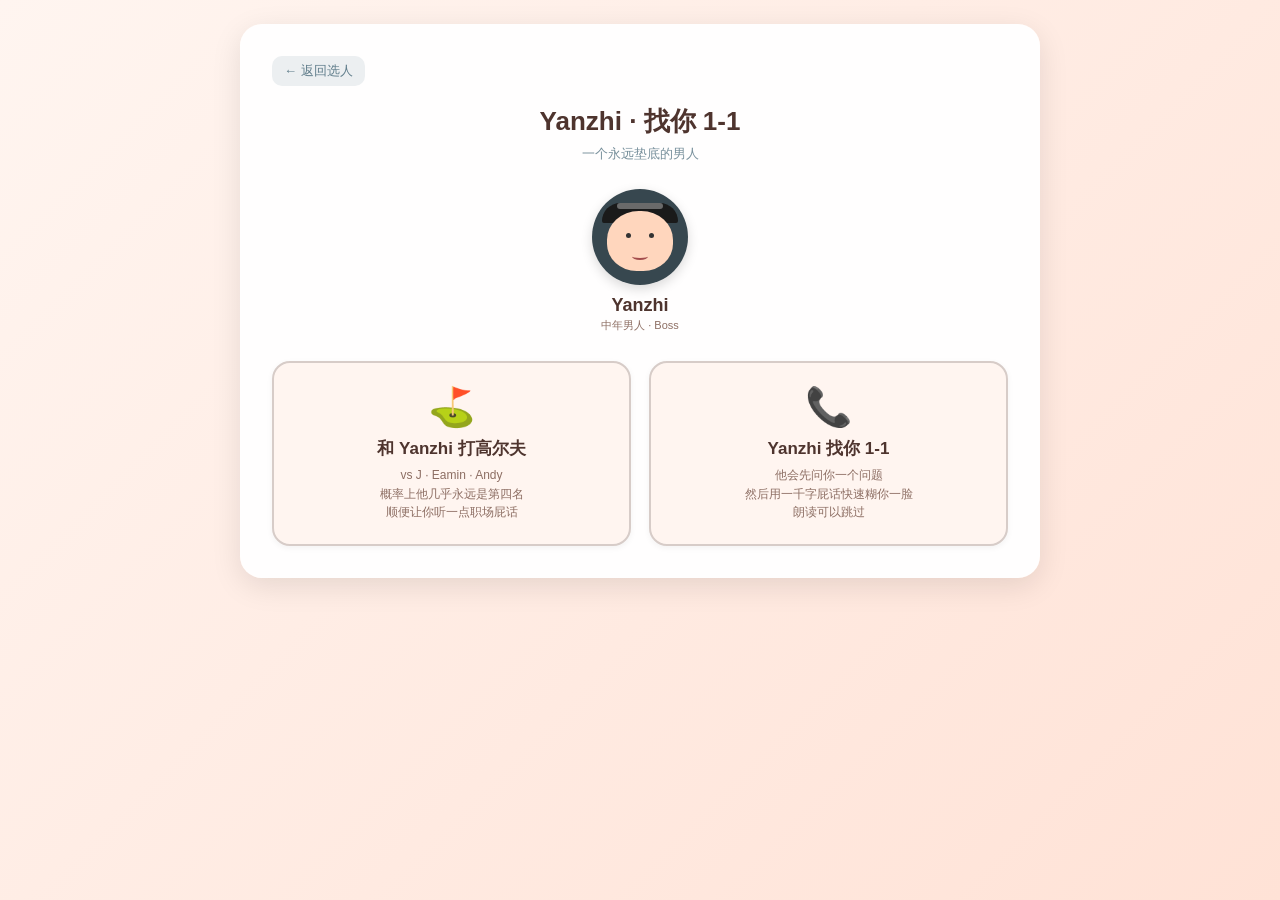
<file: Follow/yanzhi.html>
<!DOCTYPE html>
<html lang="zh-CN">
  <head>
    <meta charset="UTF-8" />
    <meta name="viewport" content="width=device-width, initial-scale=1.0" />
    <title>Yanzhi · 游戏选择</title>
    <style>
      * {
        box-sizing: border-box;
      }

      body {
        margin: 0;
        padding: 24px;
        min-height: 100vh;
        background: linear-gradient(135deg, #fff5f0, #ffe2d6);
        font-family: -apple-system, BlinkMacSystemFont, "PingFang SC",
          "Microsoft YaHei", sans-serif;
        color: #37474f;
      }

      .container {
        max-width: 800px;
        margin: 0 auto;
        background: rgba(255, 255, 255, 0.96);
        border-radius: 22px;
        padding: 32px;
        box-shadow: 0 8px 30px rgba(0, 0, 0, 0.1);
      }

      .topbar {
        display: flex;
        justify-content: space-between;
        align-items: center;
        margin-bottom: 18px;
      }

      .back {
        text-decoration: none;
        color: #607d8b;
        font-size: 13px;
        padding: 6px 12px;
        border-radius: 10px;
        background: #eceff1;
        transition: background 0.15s;
      }
      .back:hover {
        background: #cfd8dc;
      }

      h1 {
        text-align: center;
        margin: 0 0 6px;
        font-size: 26px;
        color: #4e342e;
      }

      .subtitle {
        text-align: center;
        color: #78909c;
        font-size: 13px;
        margin-bottom: 26px;
      }

      .boss-area {
        display: flex;
        flex-direction: column;
        align-items: center;
        margin-bottom: 28px;
      }

      .boss-avatar {
        width: 96px;
        height: 96px;
        border-radius: 50%;
        background: #37474f;
        position: relative;
        overflow: hidden;
        margin-bottom: 10px;
        box-shadow: 0 4px 12px rgba(0, 0, 0, 0.15);
      }

      .boss-avatar .b-hair {
        position: absolute;
        width: 76px;
        height: 20px;
        background: #1a1a1a;
        border-radius: 38px 38px 4px 4px;
        top: 14px;
        left: 50%;
        transform: translateX(-50%);
      }
      .boss-avatar .b-hair::before {
        content: "";
        position: absolute;
        width: 46px;
        height: 6px;
        background: #6a6a6a;
        border-radius: 3px;
        top: 0;
        left: 50%;
        transform: translateX(-50%);
      }
      .boss-avatar .b-face {
        position: absolute;
        width: 66px;
        height: 60px;
        background: #ffd6bd;
        border-radius: 48% 48% 45% 45%;
        top: 22px;
        left: 50%;
        transform: translateX(-50%);
      }
      .boss-avatar .b-eye {
        position: absolute;
        width: 5px;
        height: 5px;
        background: #333;
        border-radius: 50%;
        top: 22px;
      }
      .boss-avatar .b-eye.left { left: calc(50% - 14px); }
      .boss-avatar .b-eye.right { right: calc(50% - 14px); }
      .boss-avatar .b-mouth {
        position: absolute;
        width: 16px;
        height: 7px;
        border-bottom: 2px solid #a34c4c;
        border-radius: 0 0 50% 50%;
        left: 50%;
        top: 42px;
        transform: translateX(-50%);
      }

      .boss-name {
        font-size: 18px;
        font-weight: 700;
        color: #4e342e;
      }
      .boss-tag {
        font-size: 11px;
        color: #8d6e63;
        margin-top: 2px;
      }

      .games {
        display: grid;
        grid-template-columns: 1fr 1fr;
        gap: 18px;
      }

      .game-tile {
        background: #fff5f0;
        border: 2px solid #d7ccc8;
        border-radius: 18px;
        padding: 22px 16px;
        text-align: center;
        text-decoration: none;
        color: #4e342e;
        font-weight: 700;
        box-shadow: 0 2px 6px rgba(0, 0, 0, 0.05);
        transition: transform 0.2s, box-shadow 0.2s, border-color 0.2s;
        cursor: pointer;
        display: flex;
        flex-direction: column;
        align-items: center;
      }

      .game-tile:hover {
        transform: translateY(-3px);
        box-shadow: 0 8px 20px rgba(0, 0, 0, 0.12);
        border-color: #a1887f;
      }

      .game-tile .icon {
        font-size: 38px;
        margin-bottom: 8px;
      }

      .game-tile .title {
        font-size: 17px;
        margin-bottom: 6px;
      }

      .game-tile .desc {
        font-size: 12px;
        color: #8d6e63;
        font-weight: 500;
        line-height: 1.55;
      }

      @media (max-width: 600px) {
        body {
          padding: 14px;
        }
        .container {
          padding: 22px 16px;
        }
        h1 {
          font-size: 22px;
        }
        .games {
          grid-template-columns: 1fr;
        }
      }
    </style>
  </head>
  <body>
    <div class="container">
      <div class="topbar">
        <a class="back" href="../index.html">← 返回选人</a>
        <span></span>
      </div>

      <h1>Yanzhi · 找你 1-1</h1>
      <div class="subtitle">一个永远垫底的男人</div>

      <div class="boss-area">
        <div class="boss-avatar">
          <div class="b-hair"></div>
          <div class="b-face">
            <div class="b-eye left"></div>
            <div class="b-eye right"></div>
            <div class="b-mouth"></div>
          </div>
        </div>
        <div class="boss-name">Yanzhi</div>
        <div class="boss-tag">中年男人 · Boss</div>
      </div>

      <div class="games">
        <a class="game-tile" href="yanzhi-golf.html">
          <div class="icon">⛳</div>
          <div class="title">和 Yanzhi 打高尔夫</div>
          <div class="desc">
            vs J · Eamin · Andy<br />
            概率上他几乎永远是第四名<br />
            顺便让你听一点职场屁话
          </div>
        </a>

        <a class="game-tile" href="yanzhi-find.html">
          <div class="icon">📞</div>
          <div class="title">Yanzhi 找你 1-1</div>
          <div class="desc">
            他会先问你一个问题<br />
            然后用一千字屁话快速糊你一脸<br />
            朗读可以跳过
          </div>
        </a>
      </div>
    </div>
  </body>
</html>
</file>
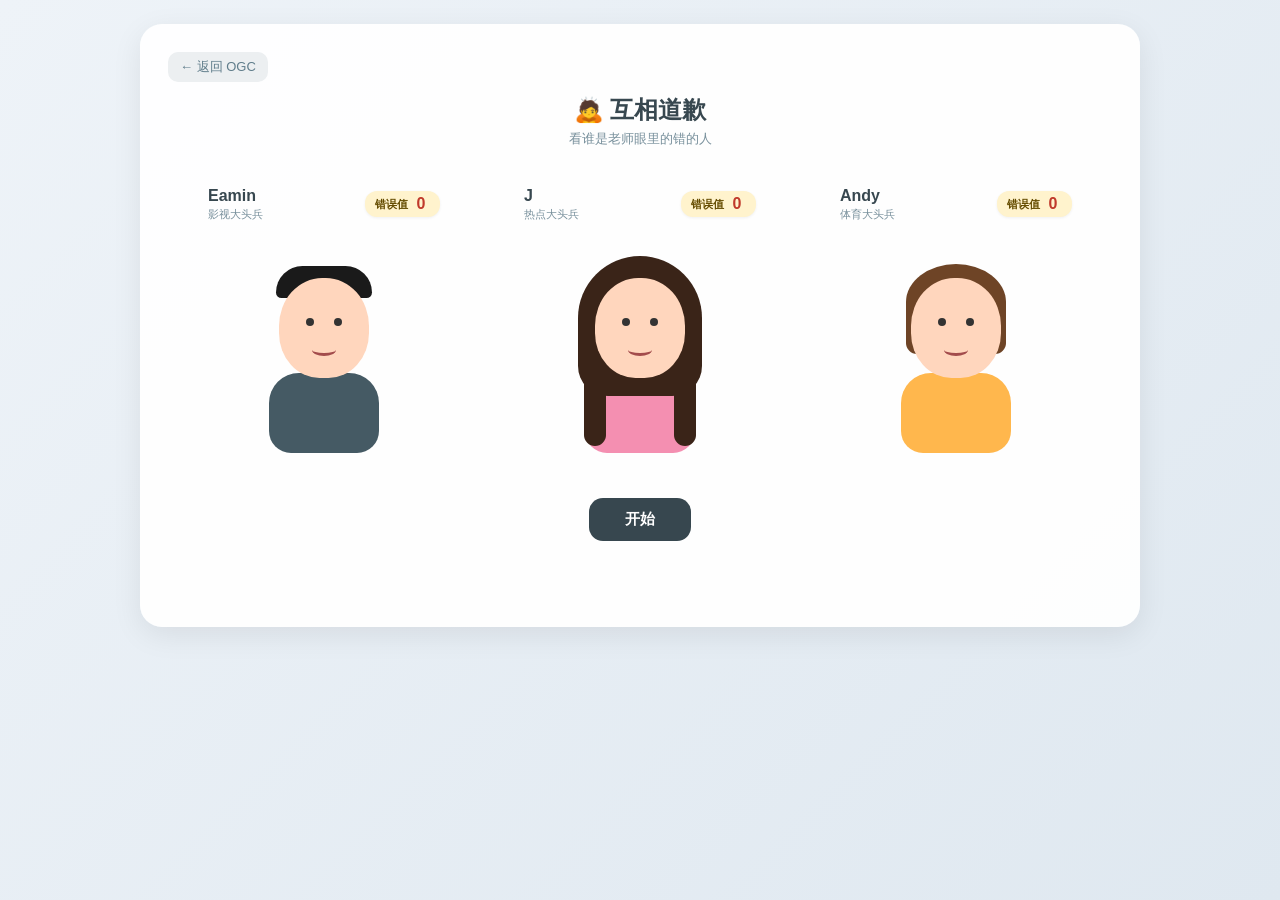
<file: OGC/apology.html>
<!DOCTYPE html>
<html lang="zh">
  <head>
    <meta charset="UTF-8" />
    <meta name="viewport" content="width=device-width, initial-scale=1.0" />
    <title>OGC · 互相道歉</title>
    <link rel="stylesheet" href="../assets/ogc.css" />
    <link rel="stylesheet" href="../assets/apology.css" />
  </head>
  <body>
    <div class="container">
      <div class="topbar">
        <a class="back" href="index.html">← 返回 OGC</a>
        <span></span>
      </div>

      <h1>🙇 互相道歉</h1>
      <div class="subtitle">看谁是老师眼里的错的人</div>

      <div class="stage" id="stage">
        <!-- Eamin -->
        <div class="char-card" data-id="eamin">
          <div class="card-head">
            <div class="id-block">
              <div class="name">Eamin</div>
              <div class="role">影视大头兵</div>
            </div>
            <div class="mistake">
              <span>错误值</span>
              <span class="num" data-num>0</span>
            </div>
          </div>
          <div class="char-svg">
            <div class="ch eamin">
              <div class="c-hair"></div>
              <div class="c-face"></div>
              <div class="c-eye left"></div>
              <div class="c-eye right"></div>
              <div class="c-mouth"></div>
              <div class="c-body"></div>
            </div>
            <div class="bubble" data-bubble></div>
          </div>
        </div>

        <!-- J -->
        <div class="char-card" data-id="j">
          <div class="card-head">
            <div class="id-block">
              <div class="name">J</div>
              <div class="role">热点大头兵</div>
            </div>
            <div class="mistake">
              <span>错误值</span>
              <span class="num" data-num>0</span>
            </div>
          </div>
          <div class="char-svg">
            <div class="ch j">
              <div class="c-hair"></div>
              <div class="c-face"></div>
              <div class="c-eye left"></div>
              <div class="c-eye right"></div>
              <div class="c-mouth"></div>
              <div class="c-body"></div>
            </div>
            <div class="bubble" data-bubble></div>
          </div>
        </div>

        <!-- Andy -->
        <div class="char-card" data-id="andy">
          <div class="card-head">
            <div class="id-block">
              <div class="name">Andy</div>
              <div class="role">体育大头兵</div>
            </div>
            <div class="mistake">
              <span>错误值</span>
              <span class="num" data-num>0</span>
            </div>
          </div>
          <div class="char-svg">
            <div class="ch andy">
              <div class="c-hair"></div>
              <div class="c-face"></div>
              <div class="c-eye left"></div>
              <div class="c-eye right"></div>
              <div class="c-mouth"></div>
              <div class="c-body"></div>
            </div>
            <div class="bubble" data-bubble></div>
          </div>
        </div>
      </div>

      <div class="controls">
        <button class="start-btn" id="startBtn" type="button">开始</button>
      </div>

      <div class="result" id="result"></div>
    </div>

    <script src="../assets/voices.js"></script>
    <script>
      (function () {
        const members = ["eamin", "j", "andy"];
        const displayNames = { eamin: "Eamin", j: "J", andy: "Andy" };
        const apologies = {
          eamin: "对不起，都是我的错，原谅我好吗",
          j: "抱歉啊，我真的不应该那样做",
          andy: "呜呜，对不起嘛，下次一定改",
        };

        const mistakes = { eamin: 0, j: 0, andy: 0 };
        let running = false;

        // 防御：如果某个 card 找不到，整个游戏都跑不起来，提示一下
        function $(sel) {
          const el = document.querySelector(sel);
          if (!el) console.warn("[apology] 找不到元素:", sel);
          return el;
        }

        const cards = {
          eamin: $('[data-id="eamin"]'),
          j: $('[data-id="j"]'),
          andy: $('[data-id="andy"]'),
        };

        const startBtn = $("#startBtn");
        const resultEl = $("#result");

        function getBubble(id) {
          return cards[id].querySelector("[data-bubble]");
        }

        function setCount(id, n) {
          cards[id].querySelector("[data-num]").textContent = n;
          const m = cards[id].querySelector(".mistake");
          if (!m) return;
          m.classList.remove("pulse");
          void m.offsetWidth;
          m.classList.add("pulse");
        }

        function showBubble(id, text, durationMs) {
          const b = getBubble(id);
          if (!b) return;
          b.textContent = text;
          b.classList.add("show");
          if (durationMs) {
            setTimeout(() => b.classList.remove("show"), durationMs);
          }
        }

        function hideBubble(id) {
          const b = getBubble(id);
          if (!b) return;
          b.classList.remove("show");
        }

        function triggerAnim(id) {
          const card = cards[id];
          if (!card) return;
          const anims = ["shake", "bounce", "wobble", "flash"];
          const a = anims[Math.floor(Math.random() * anims.length)];
          card.classList.remove("shake", "bounce", "wobble", "flash");
          void card.offsetWidth;
          card.classList.add(a);
        }

        function resetAll() {
          members.forEach((id) => {
            mistakes[id] = 0;
            setCount(id, 0);
            hideBubble(id);
          });
          resultEl.classList.remove("show");
          resultEl.innerHTML = "";
        }

        function speak(text, id) {
          if (window.OGCVoice) {
            window.OGCVoice.speak(text, id);
          }
        }

        function queueAccuse(victim) {
          if (!window.OGCVoice) return;
          // 报错时三人轮流很快地说「都是 xxx 不好」
          // 不算受害者，三人指责受害者；rate 拉到 1.5，听起来像在吵
          const accusers = members.filter((id) => id !== victim);
          const text = "都是 " + displayNames[victim] + " 不好";
          accusers.forEach((id, idx) => {
            // 微小错开避免完全同帧入队
            setTimeout(() => {
              window.OGCVoice.queueSpeak(text, id, { rate: 1.5 });
            }, idx * 80);
          });
        }

        function pickRandomId() {
          return members[Math.floor(Math.random() * members.length)];
        }

        function startGame() {
          if (running) return;
          running = true;
          startBtn.disabled = true;
          startBtn.textContent = "进行中…";
          // 清掉上一局残留的语音排队
          if (window.OGCVoice) window.OGCVoice.clearSpeech();
          resetAll();

          const duration = 5000;
          const tick = 500;
          const startTime = Date.now();
          const handle = setInterval(() => {
            const elapsed = Date.now() - startTime;
            const victim = pickRandomId();
            mistakes[victim] += 1;
            setCount(victim, mistakes[victim]);
            triggerAnim(victim);
            queueAccuse(victim);

            if (elapsed + tick >= duration) {
              clearInterval(handle);
              setTimeout(playApologyPhase, 500);
            }
          }, tick);
        }

        function playApologyPhase() {
          // 切到道歉阶段：把还没播完的指责清掉，进入单人 cancel 模式
          if (window.OGCVoice) window.OGCVoice.clearSpeech();
          let i = 0;
          function next() {
            if (i >= members.length) {
              setTimeout(showResult, 700);
              return;
            }
            const id = members[i];
            showBubble(id, "道歉中…", 2200);
            speak(apologies[id], id);
            i++;
            setTimeout(next, 2400);
          }
          next();
        }

        function showResult() {
          const sorted = members
            .map((id) => ({ id, n: mistakes[id] }))
            .sort((a, b) => b.n - a.n);
          const worst = sorted[0];
          members.forEach((id) => hideBubble(id));
          resultEl.innerHTML = `错的人是 <span class="big">${displayNames[worst.id]}</span>！`;
          resultEl.classList.add("show");
          speak(`错的人是 ${displayNames[worst.id]}`, worst.id);
          startBtn.disabled = false;
          startBtn.textContent = "再来一次";
          running = false;
        }

        if (startBtn) {
          startBtn.addEventListener("click", startGame);
        }

        // 暴露给调试
        window.__apology = { startGame, speak };
      })();
    </script>
  </body>
</html>
</file>
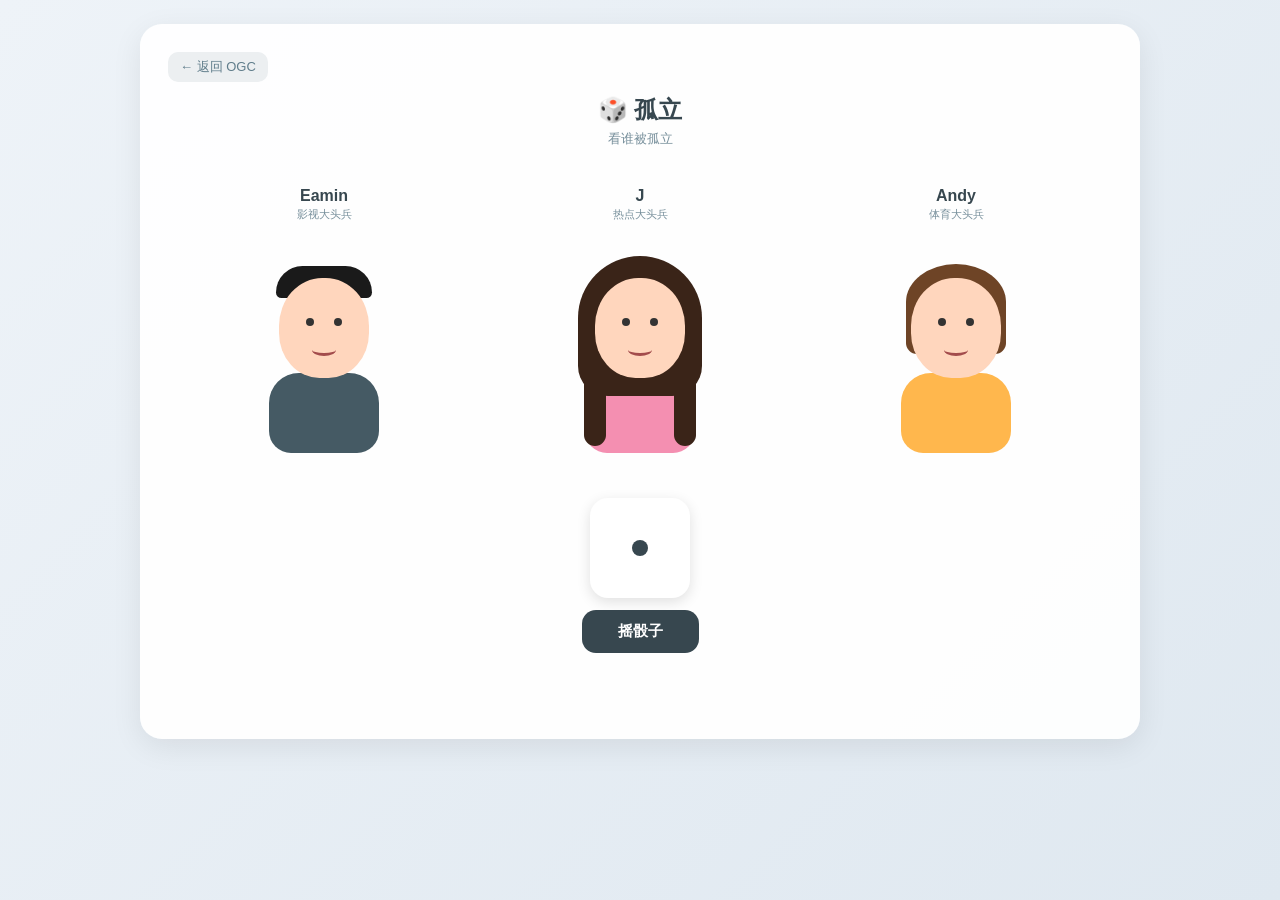
<file: OGC/isolation.html>
<!DOCTYPE html>
<html lang="zh">
  <head>
    <meta charset="UTF-8" />
    <meta name="viewport" content="width=device-width, initial-scale=1.0" />
    <title>OGC · 孤立</title>
    <link rel="stylesheet" href="../assets/ogc.css" />
    <link rel="stylesheet" href="../assets/isolation.css" />
  </head>
  <body>
    <div class="container">
      <div class="topbar">
        <a class="back" href="index.html">← 返回 OGC</a>
        <span></span>
      </div>

      <h1>🎲 孤立</h1>
      <div class="subtitle">看谁被孤立</div>

      <div class="stage" id="stage">
        <div class="char-card" data-id="eamin">
          <div class="card-head center">
            <div class="id-block center">
              <div class="name">Eamin</div>
              <div class="role">影视大头兵</div>
            </div>
          </div>
          <div class="char-svg">
            <div class="ch eamin">
              <div class="c-hair"></div>
              <div class="c-face"></div>
              <div class="c-eye left"></div>
              <div class="c-eye right"></div>
              <div class="c-mouth"></div>
              <div class="c-body"></div>
            </div>
          </div>
        </div>

        <div class="char-card" data-id="j">
          <div class="card-head center">
            <div class="id-block center">
              <div class="name">J</div>
              <div class="role">热点大头兵</div>
            </div>
          </div>
          <div class="char-svg">
            <div class="ch j">
              <div class="c-hair"></div>
              <div class="c-face"></div>
              <div class="c-eye left"></div>
              <div class="c-eye right"></div>
              <div class="c-mouth"></div>
              <div class="c-body"></div>
            </div>
          </div>
        </div>

        <div class="char-card" data-id="andy">
          <div class="card-head center">
            <div class="id-block center">
              <div class="name">Andy</div>
              <div class="role">体育大头兵</div>
            </div>
          </div>
          <div class="char-svg">
            <div class="ch andy">
              <div class="c-hair"></div>
              <div class="c-face"></div>
              <div class="c-eye left"></div>
              <div class="c-eye right"></div>
              <div class="c-mouth"></div>
              <div class="c-body"></div>
            </div>
          </div>
        </div>
      </div>

      <div class="dice-wrap">
        <div class="dice face-1" id="dice">
          <div class="dot"></div>
        </div>
      </div>

      <div class="controls">
        <button class="roll-btn" id="rollBtn" type="button">摇骰子</button>
      </div>

      <div class="result" id="result"></div>
    </div>

    <script src="../assets/voices.js"></script>
    <script>
      (function () {
        const members = ["eamin", "j", "andy"];
        const displayNames = { eamin: "Eamin", j: "J", andy: "Andy" };

        // 1-2 → eamin, 3-4 → j, 5-6 → andy
        function rollToId(n) {
          if (n <= 2) return "eamin";
          if (n <= 4) return "j";
          return "andy";
        }

        function $(sel) {
          const el = document.querySelector(sel);
          if (!el) console.warn("[isolation] 找不到元素:", sel);
          return el;
        }

        const cards = {
          eamin: $('[data-id="eamin"]'),
          j: $('[data-id="j"]'),
          andy: $('[data-id="andy"]'),
        };

        const dice = $("#dice");
        const rollBtn = $("#rollBtn");
        const resultEl = $("#result");

        let running = false;

        function setDiceFace(n) {
          dice.className = "dice face-" + n;
          dice.innerHTML = "";
          for (let i = 0; i < n; i++) {
            const d = document.createElement("div");
            d.className = "dot";
            dice.appendChild(d);
          }
        }

        function setNamesOffset(id) {
          // 手机上 stage 已经竖排（ogc.css @700px），必须用 translateY
          // 桌面仍是横排，用 translateX
          const isMobile =
            typeof window.matchMedia === "function" &&
            window.matchMedia("(max-width: 700px)").matches;
          const positions = { eamin: -1, j: 0, andy: 1 };
          const target = positions[id];
          const prop = isMobile ? "translateY" : "translateX";
          const amount = isMobile ? 28 : 46;

          members.forEach((mid) => {
            if (mid === id) {
              cards[mid].classList.add("isolated", "sad");
              cards[mid].style.transform = "";
            } else {
              cards[mid].classList.remove("isolated", "sad");
              // 把非受害者推向远离受害者的方向（+dx，原来 -dx 是反的）
              const direction = Math.sign(positions[mid] - target);
              cards[mid].style.transform =
                direction === 0 ? "" : `${prop}(${direction * amount}px)`;
            }
          });
        }

        function reset() {
          members.forEach((id) => {
            cards[id].classList.remove("isolated", "sad");
            cards[id].style.transform = "";
          });
          resultEl.classList.remove("show");
          resultEl.innerHTML = "";
          setDiceFace(1);
        }

        function speak(text, id) {
          if (window.OGCVoice) window.OGCVoice.speak(text, id);
        }

        function queueSpeak(text, id) {
          if (window.OGCVoice) window.OGCVoice.queueSpeak(text, id);
        }

        // 孤立结果播报：
        //   非受害者 → 松口气
        //   受害者   → 抱怨
        //   结果     → 「被孤立的是 X」
        // 用 queueSpeak 排队轮播，避免互相打断
        const RELIEF_LINES = {
          eamin: ["不是我", "好险", "还好不是我"],
          j: ["不是我耶", "好险", "吓死我了"],
          andy: ["不是我", "好耶", "太幸运了"],
        };
        const COMPLAINT_LINES = {
          eamin: ["完了完了", "为什么是我", "又是我"],
          j: ["怎么又是我", "完了", "讨厌"],
          andy: ["为什么孤立我", "又是我", "好惨"],
        };

        function pickLine(map, id) {
          const list = map[id] || [];
          if (!list.length) return "";
          return list[Math.floor(Math.random() * list.length)];
        }

        function announce(victim) {
          // 非受害者先松口气（按数组顺序）
          members.forEach((mid) => {
            if (mid === victim) return;
            queueSpeak(pickLine(RELIEF_LINES, mid), mid);
          });
          // 受害者抱怨
          queueSpeak(pickLine(COMPLAINT_LINES, victim), victim);
          // 最后正式播报
          queueSpeak(`被孤立的是 ${displayNames[victim]}`, victim);
        }

        function rollDice() {
          if (running) return;
          running = true;
          rollBtn.disabled = true;
          rollBtn.textContent = "摇骰子中…";
          // 清掉上一局残留的语音排队
          if (window.OGCVoice) window.OGCVoice.clearSpeech();
          // 立刻触发一次 TTS：在 iOS Safari 上必须紧跟 user gesture，
          // 否则骰子转 1.2s 后再 speak 会被静默丢弃
          if (window.OGCVoice) window.OGCVoice.speak("摇", "eamin");
          reset();

          const final = 1 + Math.floor(Math.random() * 6);
          let elapsed = 0;
          const spinDuration = 1200;
          const tickMs = 80;

          dice.classList.add("spin");
          const h = setInterval(() => {
            elapsed += tickMs;
            const fake = 1 + Math.floor(Math.random() * 6);
            setDiceFace(fake);
            if (elapsed >= spinDuration) {
              clearInterval(h);
              dice.classList.remove("spin");
              setTimeout(() => {
                setDiceFace(final);
                const victim = rollToId(final);
                setTimeout(() => {
                  setNamesOffset(victim);
                  setTimeout(() => {
                    showResult(victim);
                  }, 900);
                }, 200);
              }, 50);
            }
          }, tickMs);
        }

        function showResult(victim) {
          resultEl.innerHTML = `被孤立的是 <span class="big">${displayNames[victim]}</span>！`;
          resultEl.classList.add("show");
          announce(victim);
          rollBtn.disabled = false;
          rollBtn.textContent = "再来一次";
          running = false;
        }

        if (rollBtn) {
          rollBtn.addEventListener("click", rollDice);
        }

        // 初始骰子
        setDiceFace(1);

        window.__isolation = { rollDice, speak };
      })();
    </script>
  </body>
</html>
</file>
<file: assets/ogc.css>
/* =========================================================
 * ogc.css — shared styles for OGC games
 * Used by: OGC/apology.html, OGC/isolation.html
 * ========================================================= */

* {
  box-sizing: border-box;
}

body {
  margin: 0;
  padding: 24px;
  min-height: 100vh;
  background: linear-gradient(135deg, #eef3f8, #dfe8f0);
  font-family: -apple-system, BlinkMacSystemFont, "PingFang SC",
    "Microsoft YaHei", sans-serif;
  color: #37474f;
}

.container {
  max-width: 1000px;
  margin: 0 auto;
  background: rgba(255, 255, 255, 0.95);
  border-radius: 22px;
  padding: 28px;
  box-shadow: 0 8px 30px rgba(0, 0, 0, 0.08);
}

.topbar {
  display: flex;
  justify-content: space-between;
  align-items: center;
  margin-bottom: 12px;
}

.back {
  text-decoration: none;
  color: #607d8b;
  font-size: 13px;
  padding: 6px 12px;
  border-radius: 10px;
  background: #eceff1;
  transition: background 0.15s;
}
.back:hover {
  background: #cfd8dc;
}

h1 {
  text-align: center;
  margin: 0 0 4px;
  font-size: 24px;
}

.subtitle {
  text-align: center;
  color: #78909c;
  font-size: 13px;
  margin-bottom: 22px;
}

/* === Stage === */
.stage {
  position: relative;
  display: flex;
  justify-content: space-around;
  align-items: flex-start;
  gap: 20px;
  padding: 16px 8px 28px;
  min-height: 320px;
}

.char-card {
  flex: 1 1 0;
  max-width: 240px;
  text-align: center;
  position: relative;
  transition: transform 0.4s, opacity 0.4s, filter 0.4s;
}

/* 卡片头部：左 id-block + 右 mistake / 中心对齐 */
.card-head {
  display: flex;
  justify-content: space-between;
  align-items: center;
  min-height: 36px;
  padding: 0 4px;
  margin-bottom: 6px;
}
.card-head.center {
  justify-content: center;
}
.id-block {
  text-align: left;
}
.id-block.center {
  text-align: center;
}

.char-card .name {
  font-size: 16px;
  font-weight: 700;
  line-height: 1.2;
}

.char-card .role {
  font-size: 11px;
  color: #78909c;
  margin-top: 1px;
}

.char-svg {
  width: 160px;
  height: 200px;
  margin: 0 auto;
  position: relative;
}

/* === Character (full size for games) === */
.ch {
  position: absolute;
  inset: 0;
}
.ch .c-hair {
  position: absolute;
  z-index: 3;
}
.ch .c-face {
  position: absolute;
  width: 90px;
  height: 100px;
  background: #ffd6bd;
  border-radius: 48% 48% 45% 45%;
  left: 50%;
  top: 50px;
  transform: translateX(-50%);
  z-index: 4;
}
.ch .c-eye {
  position: absolute;
  width: 8px;
  height: 8px;
  background: #333;
  border-radius: 50%;
  top: 90px;
  z-index: 5;
}
.ch .c-eye.left {
  left: calc(50% - 18px);
}
.ch .c-eye.right {
  right: calc(50% - 18px);
}
.ch .c-mouth {
  position: absolute;
  width: 24px;
  height: 12px;
  border-bottom: 3px solid #a34c4c;
  border-radius: 0 0 50% 50%;
  left: 50%;
  top: 116px;
  transform: translateX(-50%);
  z-index: 5;
  transition: all 0.3s ease;
}
.ch .c-body {
  position: absolute;
  width: 110px;
  height: 80px;
  border-radius: 30px 30px 22px 22px;
  left: 50%;
  top: 145px;
  transform: translateX(-50%);
  z-index: 2;
}

/* Eamin */
.ch.eamin .c-hair {
  width: 96px;
  height: 32px;
  background: #1a1a1a;
  border-radius: 48px 48px 10px 10px;
  top: 38px;
  left: 50%;
  transform: translateX(-50%);
}
.ch.eamin .c-body {
  background: #455a64;
}

/* J */
.ch.j .c-hair {
  width: 124px;
  height: 140px;
  background: #3a2418;
  border-radius: 62px 62px 30px 30px;
  top: 28px;
  left: 50%;
  transform: translateX(-50%);
}
.ch.j .c-hair::before,
.ch.j .c-hair::after {
  content: "";
  position: absolute;
  width: 22px;
  height: 80px;
  background: #3a2418;
  bottom: -50px;
  border-radius: 0 0 18px 18px;
}
.ch.j .c-hair::before {
  left: 6px;
}
.ch.j .c-hair::after {
  right: 6px;
}
.ch.j .c-body {
  background: #f48fb1;
}

/* Andy */
.ch.andy .c-hair {
  width: 100px;
  height: 76px;
  background: #6e4426;
  border-radius: 50% 50% 26px 26px;
  top: 36px;
  left: 50%;
  transform: translateX(-50%);
}
.ch.andy .c-hair::before,
.ch.andy .c-hair::after {
  content: "";
  position: absolute;
  width: 22px;
  height: 42px;
  background: #6e4426;
  bottom: -14px;
  border-radius: 0 0 14px 14px;
}
.ch.andy .c-hair::before {
  left: 0;
}
.ch.andy .c-hair::after {
  right: 0;
}
.ch.andy .c-body {
  background: #ffb74d;
}

/* === Bubble === */
.bubble {
  position: absolute;
  top: -8px;
  left: 50%;
  transform: translateX(-50%) translateY(-100%) scale(0.85);
  background: #fff3cd;
  color: #654c00;
  padding: 8px 12px;
  border-radius: 14px;
  font-size: 13px;
  font-weight: 600;
  white-space: nowrap;
  box-shadow: 0 2px 6px rgba(0, 0, 0, 0.12);
  opacity: 0;
  pointer-events: none;
  transition: opacity 0.25s, transform 0.25s;
  z-index: 20;
}
.bubble::after {
  content: "";
  position: absolute;
  bottom: -6px;
  left: 50%;
  transform: translateX(-50%) rotate(45deg);
  width: 10px;
  height: 10px;
  background: #fff3cd;
}
.bubble.show {
  opacity: 1;
  transform: translateX(-50%) translateY(-100%) scale(1);
}

/* === Animations === */
@keyframes shake {
  0%, 100% { transform: translateX(0); }
  25% { transform: translateX(-6px) rotate(-2deg); }
  75% { transform: translateX(6px) rotate(2deg); }
}
@keyframes bounce {
  0%, 100% { transform: translateY(0); }
  50% { transform: translateY(-10px); }
}
@keyframes wobble {
  0%, 100% { transform: rotate(0); }
  25% { transform: rotate(-5deg); }
  75% { transform: rotate(5deg); }
}
@keyframes flash {
  0%, 100% { filter: none; }
  50% { filter: brightness(1.4); }
}
@keyframes pulse {
  0% { transform: scale(1); }
  50% { transform: scale(1.18); }
  100% { transform: scale(1); }
}
.char-card.shake .char-svg { animation: shake 0.4s ease; }
.char-card.bounce .char-svg { animation: bounce 0.4s ease; }
.char-card.wobble .char-svg { animation: wobble 0.4s ease; }
.char-card.flash .char-svg { animation: flash 0.4s ease; }

/* === Result === */
.result {
  margin-top: 22px;
  padding: 18px 22px;
  text-align: center;
  font-size: 22px;
  font-weight: 800;
  color: #c0392b;
  background: #ffe0e0;
  border-radius: 16px;
  opacity: 0;
  transition: opacity 0.4s;
}
.result.show {
  opacity: 1;
}
.result .big {
  font-size: 30px;
  color: #a93226;
}

/* === Mobile === */
@media (max-width: 700px) {
  body {
    padding: 12px;
  }
  .container {
    padding: 18px;
  }
  .stage {
    flex-direction: column;
    align-items: center;
    gap: 14px;
  }
  .char-card {
    width: 100%;
  }
  .char-svg {
    width: 130px;
    height: 170px;
  }
  .ch .c-face { width: 70px; height: 78px; top: 38px; }
  .ch .c-eye { top: 70px; width: 6px; height: 6px; }
  .ch .c-mouth { top: 92px; width: 18px; height: 9px; }
  .ch .c-body { width: 84px; height: 60px; top: 114px; }
  .ch.eamin .c-hair { width: 76px; height: 26px; top: 30px; }
  .ch.j .c-hair { width: 96px; height: 110px; top: 22px; }
  .ch.j .c-hair::before, .ch.j .c-hair::after { width: 18px; height: 62px; bottom: -38px; }
  .ch.andy .c-hair { width: 78px; height: 60px; top: 30px; }
  .ch.andy .c-hair::before, .ch.andy .c-hair::after { width: 18px; height: 32px; bottom: -10px; }
}
</file>
<file: assets/apology.css>
/* apology.css — 互相道歉专用样式 */

.mistake {
  display: inline-flex;
  align-items: center;
  gap: 4px;
  padding: 4px 10px;
  background: #fff3cd;
  color: #654c00;
  border-radius: 12px;
  font-weight: 600;
  font-size: 11px;
  white-space: nowrap;
  box-shadow: 0 1px 3px rgba(0, 0, 0, 0.06);
}

.mistake .num {
  font-size: 16px;
  color: #c0392b;
  min-width: 18px;
  text-align: center;
  display: inline-block;
}

.mistake.pulse {
  animation: pulse 0.3s ease;
}

.controls {
  text-align: center;
  margin-top: 8px;
}

.start-btn {
  background: #37474f;
  color: #fff;
  border: none;
  padding: 12px 36px;
  font-size: 15px;
  font-weight: 600;
  border-radius: 14px;
  cursor: pointer;
  transition: background 0.2s, transform 0.1s;
  font-family: inherit;
}
.start-btn:hover:not(:disabled) {
  background: #263238;
}
.start-btn:active:not(:disabled) {
  transform: scale(0.97);
}
.start-btn:disabled {
  background: #90a4ae;
  cursor: not-allowed;
}

/* 结果覆盖：红色 */
.result {
  background: #ffe0e0;
  color: #c0392b;
}
.result .big {
  color: #a93226;
}
</file>
<file: assets/isolation.css>
/* isolation.css — 孤立游戏专用样式 */

.dice-wrap {
  display: flex;
  justify-content: center;
  margin-top: 8px;
}

.dice {
  width: 100px;
  height: 100px;
  background: #fff;
  border-radius: 18px;
  display: grid;
  grid-template-columns: repeat(3, 1fr);
  grid-template-rows: repeat(3, 1fr);
  padding: 14px;
  box-shadow: 0 4px 14px rgba(0, 0, 0, 0.12);
  transition: transform 0.3s;
}

.dice .dot {
  width: 16px;
  height: 16px;
  background: #37474f;
  border-radius: 50%;
  justify-self: center;
  align-self: center;
}

/* Face 1 */
.face-1 .dot:nth-child(1) { grid-area: 2 / 2; }

/* Face 2 */
.face-2 .dot:nth-child(1) { grid-area: 1 / 1; }
.face-2 .dot:nth-child(2) { grid-area: 3 / 3; }

/* Face 3 */
.face-3 .dot:nth-child(1) { grid-area: 1 / 1; }
.face-3 .dot:nth-child(2) { grid-area: 2 / 2; }
.face-3 .dot:nth-child(3) { grid-area: 3 / 3; }

/* Face 4 */
.face-4 .dot:nth-child(1) { grid-area: 1 / 1; }
.face-4 .dot:nth-child(2) { grid-area: 1 / 3; }
.face-4 .dot:nth-child(3) { grid-area: 3 / 1; }
.face-4 .dot:nth-child(4) { grid-area: 3 / 3; }

/* Face 5 */
.face-5 .dot:nth-child(1) { grid-area: 1 / 1; }
.face-5 .dot:nth-child(2) { grid-area: 1 / 3; }
.face-5 .dot:nth-child(3) { grid-area: 2 / 2; }
.face-5 .dot:nth-child(4) { grid-area: 3 / 1; }
.face-5 .dot:nth-child(5) { grid-area: 3 / 3; }

/* Face 6 */
.face-6 .dot:nth-child(1) { grid-area: 1 / 1; }
.face-6 .dot:nth-child(2) { grid-area: 1 / 3; }
.face-6 .dot:nth-child(3) { grid-area: 2 / 1; }
.face-6 .dot:nth-child(4) { grid-area: 2 / 3; }
.face-6 .dot:nth-child(5) { grid-area: 3 / 1; }
.face-6 .dot:nth-child(6) { grid-area: 3 / 3; }

@keyframes diceRoll {
  0%   { transform: rotate(0deg) scale(1); }
  25%  { transform: rotate(90deg) scale(0.95); }
  50%  { transform: rotate(180deg) scale(1.05); }
  75%  { transform: rotate(270deg) scale(0.95); }
  100% { transform: rotate(360deg) scale(1); }
}
.dice.spin {
  animation: diceRoll 0.12s linear infinite;
}

/* 孤立状态 */
.char-card.isolated {
  opacity: 0.45;
  filter: grayscale(0.8);
}

.char-card.sad .char-svg {
  animation: bounce 1.2s ease-in-out infinite;
}

.sad .c-mouth {
  border-top: 3px solid #a34c4c;
  border-bottom: none;
  border-radius: 50% 50% 0 0;
  top: 119px;
}

.controls {
  text-align: center;
  margin-top: 12px;
}

.roll-btn {
  background: #37474f;
  color: #fff;
  border: none;
  padding: 12px 36px;
  font-size: 15px;
  font-weight: 600;
  border-radius: 14px;
  cursor: pointer;
  transition: background 0.2s, transform 0.1s;
  font-family: inherit;
}
.roll-btn:hover:not(:disabled) {
  background: #263238;
}
.roll-btn:active:not(:disabled) {
  transform: scale(0.97);
}
.roll-btn:disabled {
  background: #90a4ae;
  cursor: not-allowed;
}

/* 结果覆盖：黄色 */
.result {
  background: #fff3cd;
  color: #37474f;
}
.result .big {
  color: #c0392b;
}

/* === Mobile：3 卡竖排，紧凑 ===
 * ogc.css 已经把 stage 改成 column，但 130×170 svg × 3 占太多高度
 * 这里再压一档到 110×140，比例 ≈ 0.85
 */
@media (max-width: 700px) {
  .stage {
    gap: 10px;
    padding: 8px 0 16px;
    min-height: auto;
  }
  .char-card .name {
    font-size: 14px;
  }
  .char-card .role {
    font-size: 10px;
  }
  .char-svg {
    width: 110px;
    height: 140px;
  }
  .ch .c-face { top: 30px; width: 58px; height: 64px; }
  .ch .c-eye { top: 58px; width: 5px; height: 5px; }
  .ch .c-mouth { top: 76px; width: 15px; height: 7px; }
  .ch .c-body { top: 96px; width: 70px; height: 50px; }
  .ch.eamin .c-hair { top: 24px; width: 64px; height: 22px; }
  .ch.j .c-hair { top: 16px; width: 82px; height: 92px; }
  .ch.j .c-hair::before,
  .ch.j .c-hair::after { width: 15px; height: 52px; bottom: -32px; }
  .ch.andy .c-hair { top: 24px; width: 66px; height: 50px; }
  .ch.andy .c-hair::before,
  .ch.andy .c-hair::after { width: 15px; height: 26px; bottom: -8px; }
}
</file>
